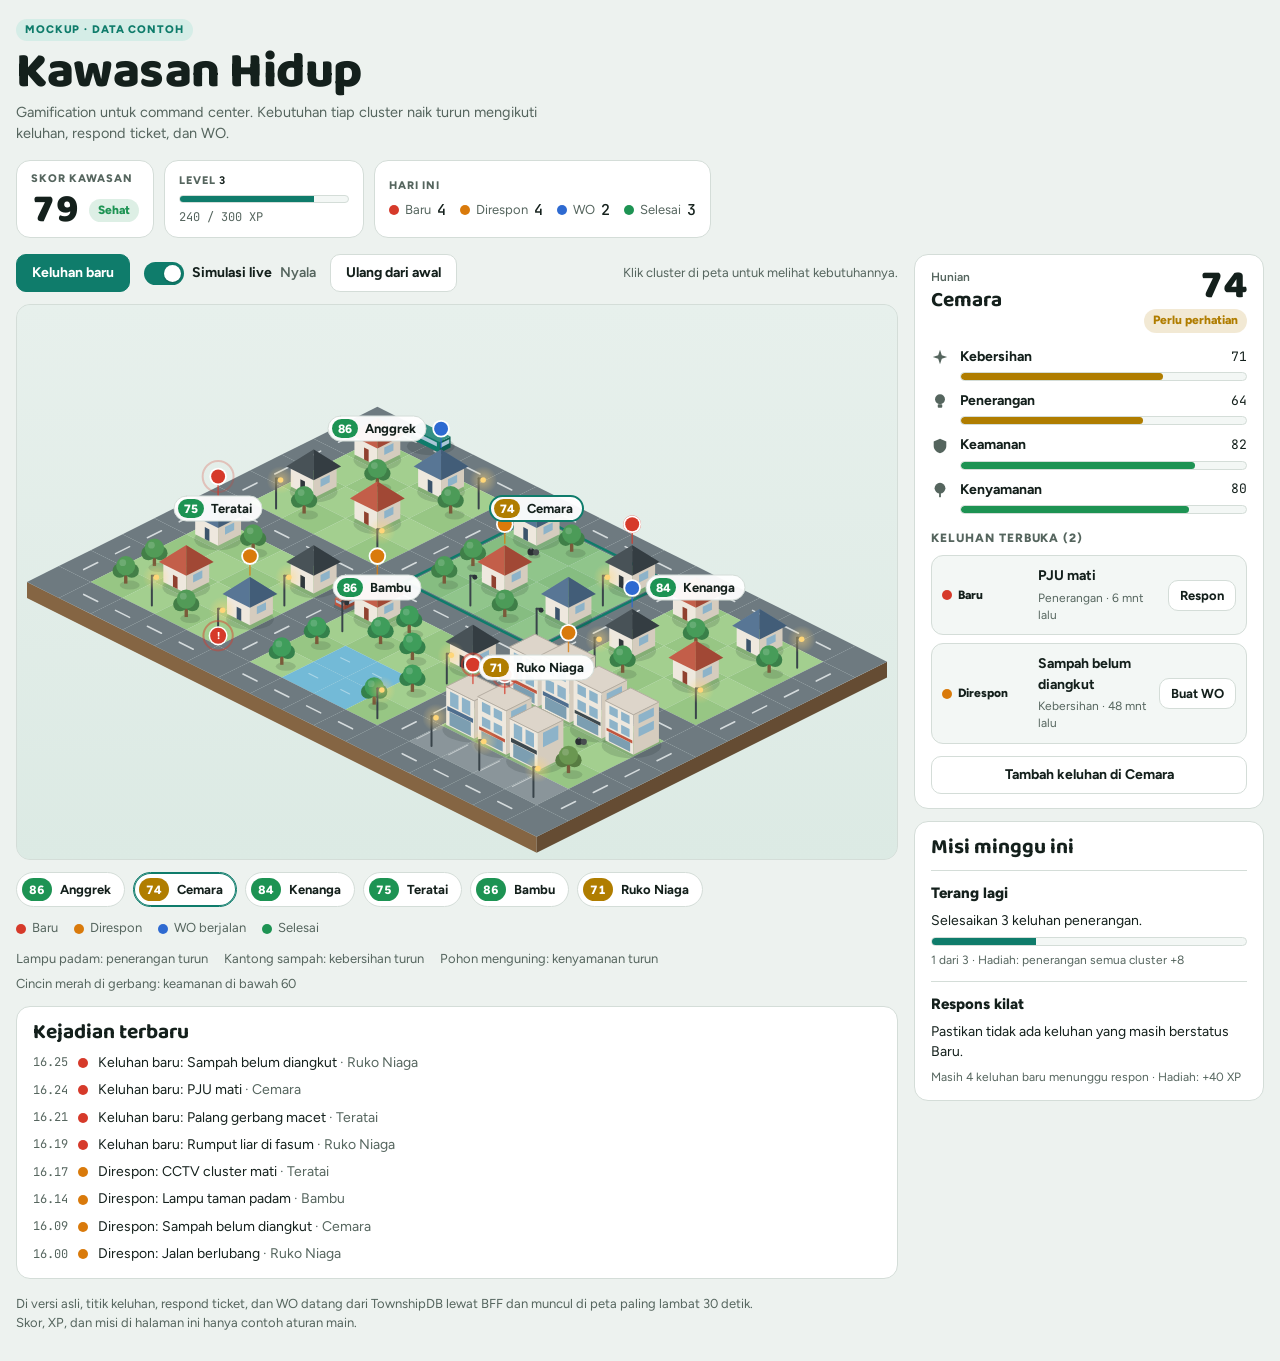
<file: mockup/kawasan-hidup.html>
<!doctype html>
<html lang="id">
<head>
<meta charset="utf-8">
<meta name="viewport" content="width=device-width, initial-scale=1, viewport-fit=cover">
<style>body{margin:0}[hidden]{display:none!important}</style>
</head>
<body>
<title>Kawasan Hidup</title>
<meta name="claude:viewport-fit-sides" content="cover">
<link rel="preconnect" href="https://fonts.googleapis.com">
<link rel="preconnect" href="https://fonts.gstatic.com" crossorigin>
<link rel="stylesheet" href="https://fonts.googleapis.com/css2?family=Baloo+2:wght@600;700;800&family=Figtree:wght@400;500;600;700;800&family=JetBrains+Mono:wght@500&display=swap">
<style>
/* Layout: one-screen command center. The isometric toy town is the hero on the left; the selected cluster's needs and the weekly missions sit in a right rail; the live event feed runs under the town. Stacks to one column under 960px. Dark theme = the same town at night, where street lights matter. */
:root{
  --bg:#EDF2EF; --surface:#FFFFFF; --surface-2:#F3F7F5; --fg:#14201C; --muted:#55655E; --line:#D4DDD8;
  --accent:#0F7C6B; --accent-fg:#FFFFFF; --accent-soft:#D5EDE7;
  --st-baru:#D63A2A; --st-respon:#D97A0B; --st-wo:#2E6AD1; --st-selesai:#1D9353;
  --good:#1D9353; --warn:#B07D00; --crit:#D63A2A;
  --sky:#DCEAE4; --grass:#A3CF8F; --grass-2:#97C684; --soil:#8C6A47; --road:#6E7A80; --road-line:#EEF2F3; --lot:#8A959A;
  --wall-l:#EEE8DE; --wall-r:#D5CCBE; --roof-a:#C0563F; --roof-b:#4F6F8F; --roof-c:#3E494E;
  --window:#8DB3C9; --window-lit:#FFD37A; --tree:#3F9D5B; --tree-dry:#B78D3F; --trunk:#7A5A3A;
  --lamp:#39444A; --lamp-glow:#FFD678; --trash:#2A3033; --water:#73BAD7; --shade:#14201C;
  --night:0;
  --font-display:"Baloo 2","Trebuchet MS",system-ui,sans-serif;
  --font-body:"Figtree",system-ui,-apple-system,"Segoe UI",Roboto,sans-serif;
  --font-mono:"JetBrains Mono",ui-monospace,Menlo,Consolas,monospace;
  --r:14px;
}
@media (prefers-color-scheme: dark){
  :root:not([data-theme="light"]){
    --bg:#0C1614; --surface:#12201C; --surface-2:#172823; --fg:#E2EDE8; --muted:#90A69E; --line:#26392F;
    --accent:#3CC5AC; --accent-fg:#052019; --accent-soft:#163B33;
    --st-baru:#FF6A57; --st-respon:#FFA94A; --st-wo:#72A4FF; --st-selesai:#4BD088;
    --good:#4BD088; --warn:#F2C14E; --crit:#FF6A57;
    --sky:#0A181B; --grass:#24473A; --grass-2:#204135; --soil:#3B2D20; --road:#2A3236; --road-line:#7B888E; --lot:#343D42;
    --wall-l:#5F5D59; --wall-r:#4C4A47; --roof-a:#7E3B2D; --roof-b:#304861; --roof-c:#232B2F;
    --window:#2F4B59; --window-lit:#FFC65A; --tree:#2E6C46; --tree-dry:#6F5B2F; --trunk:#4B3A28;
    --lamp:#9AA7AC; --lamp-glow:#FFC65A; --trash:#07090A; --water:#2A5E77; --shade:#000000;
    --night:1; color-scheme:dark;
  }
}
:root[data-theme="dark"]{
  --bg:#0C1614; --surface:#12201C; --surface-2:#172823; --fg:#E2EDE8; --muted:#90A69E; --line:#26392F;
  --accent:#3CC5AC; --accent-fg:#052019; --accent-soft:#163B33;
  --st-baru:#FF6A57; --st-respon:#FFA94A; --st-wo:#72A4FF; --st-selesai:#4BD088;
  --good:#4BD088; --warn:#F2C14E; --crit:#FF6A57;
  --sky:#0A181B; --grass:#24473A; --grass-2:#204135; --soil:#3B2D20; --road:#2A3236; --road-line:#7B888E; --lot:#343D42;
  --wall-l:#5F5D59; --wall-r:#4C4A47; --roof-a:#7E3B2D; --roof-b:#304861; --roof-c:#232B2F;
  --window:#2F4B59; --window-lit:#FFC65A; --tree:#2E6C46; --tree-dry:#6F5B2F; --trunk:#4B3A28;
  --lamp:#9AA7AC; --lamp-glow:#FFC65A; --trash:#07090A; --water:#2A5E77; --shade:#000000;
  --night:1; color-scheme:dark;
}
*{box-sizing:border-box}
body{background:var(--bg);color:var(--fg);font-family:var(--font-body);font-size:15px;line-height:1.45;
  padding-left:max(16px,env(safe-area-inset-left,0px));padding-right:max(16px,env(safe-area-inset-right,0px));padding-block:18px 28px}
.app{max-width:1260px;margin:0 auto;display:grid;gap:16px}
.top{display:flex;flex-wrap:wrap;align-items:flex-end;justify-content:space-between;gap:16px}
.brand{min-width:0;max-width:560px}
.tag{display:inline-flex;align-items:center;font-size:11px;letter-spacing:.08em;text-transform:uppercase;font-weight:800;color:var(--accent);background:var(--accent-soft);padding:3px 9px;border-radius:999px}
.brand h1{font-family:var(--font-display);font-weight:800;font-size:clamp(34px,4.6vw,50px);line-height:.95;margin:8px 0 6px;letter-spacing:-.01em;text-wrap:balance}
.brand p{margin:0;color:var(--muted);font-size:14.5px}
.summary{display:flex;flex-wrap:wrap;gap:10px}
.stat{background:var(--surface);border:1px solid var(--line);border-radius:var(--r);padding:10px 14px;display:grid;gap:6px;align-content:center;min-width:0}
.lbl{font-size:11px;letter-spacing:.08em;text-transform:uppercase;color:var(--muted);font-weight:800}
.lbl b{color:var(--fg)}
.row{display:flex;align-items:center;gap:10px}
.big{font-family:var(--font-display);font-weight:800;font-size:40px;line-height:.85;font-variant-numeric:tabular-nums}
.xp{width:170px;max-width:100%;height:8px;border-radius:999px;background:var(--surface-2);border:1px solid var(--line);overflow:hidden}
.xp span{display:block;height:100%;background:var(--accent);transition:width .5s ease}
.mono{font-family:var(--font-mono);font-size:12px;color:var(--muted);font-variant-numeric:tabular-nums}
.counts{display:flex;flex-wrap:wrap;gap:6px 14px}
.count{display:inline-flex;align-items:center;gap:6px;font-size:13px;color:var(--muted)}
.count b{font-family:var(--font-mono);font-weight:500;font-size:15px;color:var(--fg);font-variant-numeric:tabular-nums}
.dot{display:inline-block;width:10px;height:10px;border-radius:50%;flex:none}
.d-baru{background:var(--st-baru)} .d-respon{background:var(--st-respon)} .d-wo{background:var(--st-wo)} .d-selesai{background:var(--st-selesai)}
.chip{display:inline-flex;align-items:center;font-size:12px;font-weight:800;padding:3px 9px;border-radius:999px;white-space:nowrap}
.chip.good{color:var(--good);background:color-mix(in srgb,var(--good) 15%,transparent)}
.chip.warn{color:var(--warn);background:color-mix(in srgb,var(--warn) 17%,transparent)}
.chip.crit{color:var(--crit);background:color-mix(in srgb,var(--crit) 15%,transparent)}
.bg-good{background:var(--good)} .bg-warn{background:var(--warn)} .bg-crit{background:var(--crit)}
.main{display:grid;grid-template-columns:minmax(0,1fr) 350px;gap:16px;align-items:start}
.col{display:grid;gap:12px;min-width:0}
.toolbar{display:flex;flex-wrap:wrap;align-items:center;gap:8px 12px}
.btn{font:700 14px/1 var(--font-body);border-radius:10px;padding:11px 15px;border:1px solid var(--line);background:var(--surface);color:var(--fg);cursor:pointer}
.btn:hover{border-color:var(--accent)}
.btn.primary{background:var(--accent);border-color:var(--accent);color:var(--accent-fg)}
.btn.primary:hover{filter:brightness(1.06)}
.btn.small{padding:8px 11px;font-size:13px}
.btn.wide{width:100%}
.switch{display:inline-flex;align-items:center;gap:8px;font:700 14px/1 var(--font-body);background:transparent;border:0;color:var(--fg);cursor:pointer;padding:6px 2px}
.switch .track{width:40px;height:23px;border-radius:999px;background:var(--line);position:relative;transition:background .2s;flex:none}
.switch .track::after{content:"";position:absolute;top:3px;left:3px;width:17px;height:17px;border-radius:50%;background:var(--surface);box-shadow:0 1px 2px rgba(0,0,0,.25);transition:transform .2s}
.switch[aria-checked="true"] .track{background:var(--accent)}
.switch[aria-checked="true"] .track::after{transform:translateX(17px)}
.switch .state{color:var(--muted);font-weight:600}
.hint{color:var(--muted);font-size:13px;margin-left:auto}
.btn:focus-visible,.switch:focus-visible,.chipbtn:focus-visible{outline:3px solid var(--accent);outline-offset:2px}
.stage{position:relative;border-radius:var(--r);overflow:hidden;border:1px solid var(--line);background:var(--sky)}
canvas{display:block;width:100%;touch-action:manipulation}
.tip{position:absolute;pointer-events:none;background:var(--surface);color:var(--fg);border:1px solid var(--line);border-radius:10px;padding:6px 10px;font-size:13px;box-shadow:0 6px 18px rgba(0,0,0,.14);white-space:nowrap}
.chips{display:flex;flex-wrap:wrap;gap:8px}
.chipbtn{display:inline-flex;align-items:center;gap:8px;border:1px solid var(--line);background:var(--surface);color:var(--fg);border-radius:999px;padding:5px 13px 5px 5px;font:700 13px/1 var(--font-body);cursor:pointer}
.chipbtn[aria-pressed="true"]{border-color:var(--accent);box-shadow:inset 0 0 0 1px var(--accent)}
.badge{display:inline-grid;place-items:center;min-width:30px;height:23px;padding:0 6px;border-radius:999px;font:800 12px/1 var(--font-body);font-variant-numeric:tabular-nums;color:var(--surface)}
.legend{display:flex;flex-wrap:wrap;gap:6px 16px;font-size:13px;color:var(--muted)}
.lg{display:inline-flex;align-items:center;gap:6px}
.legend .div{flex-basis:100%;height:0}
.card{background:var(--surface);border:1px solid var(--line);border-radius:var(--r);padding:14px 16px;min-width:0}
.card h2{font-family:var(--font-display);font-weight:700;font-size:21px;line-height:1.05;margin:0}
.card h3{font-size:12px;letter-spacing:.08em;text-transform:uppercase;font-weight:800;color:var(--muted);margin:16px 0 8px}
.chead{display:flex;justify-content:space-between;align-items:flex-start;gap:12px}
.eyebrow{font-size:12px;color:var(--muted);font-weight:600;margin-bottom:2px}
.cscore{display:grid;justify-items:end;gap:6px}
.needs{display:grid;gap:10px;margin-top:14px}
.need{display:grid;grid-template-columns:20px 1fr auto;align-items:center;gap:5px 9px}
.need svg{width:18px;height:18px;color:var(--muted)}
.need .nm{font-weight:700;font-size:14px}
.need .val{font-family:var(--font-mono);font-size:13px;font-variant-numeric:tabular-nums}
.need .bar{grid-column:2/4;height:9px;border-radius:999px;background:var(--surface-2);border:1px solid var(--line);overflow:hidden}
.need .bar span{display:block;height:100%;border-radius:999px;transition:width .5s ease}
.tickets{list-style:none;margin:0 0 12px;padding:0;display:grid;gap:8px}
.ticket{display:grid;grid-template-columns:auto minmax(0,1fr) auto;gap:3px 10px;align-items:center;padding:10px;border:1px solid var(--line);border-radius:12px;background:var(--surface-2)}
.stagechip{grid-row:1/3;grid-column:1;display:inline-flex;align-items:center;gap:6px;font-size:12px;font-weight:800;min-width:86px}
.ticket .what{grid-column:2;grid-row:1;font-weight:700;font-size:14px}
.ticket .meta{grid-column:2;grid-row:2;color:var(--muted);font-size:12px}
.ticket .act{grid-column:3;grid-row:1/3}
.empty{color:var(--muted);font-size:14px;margin:0 0 12px}
.mission{display:grid;gap:6px;padding:12px 0 0;margin-top:12px;border-top:1px solid var(--line)}
.mission .t{font-weight:800}
.mission .d{font-size:14px}
.mission .r{font-size:12px;color:var(--muted)}
.prog{height:9px;border-radius:999px;background:var(--surface-2);border:1px solid var(--line);overflow:hidden}
.prog span{display:block;height:100%;background:var(--accent);transition:width .5s ease}
.done{color:var(--good);font-weight:800;font-size:13px}
.feed ol{list-style:none;margin:10px 0 0;padding:0;display:grid;gap:7px}
.feed li{display:grid;grid-template-columns:auto auto minmax(0,1fr);gap:10px;align-items:center;font-size:14px}
.feed time{font-family:var(--font-mono);font-size:12px;color:var(--muted);font-variant-numeric:tabular-nums}
.feed .cl{color:var(--muted)}
.foot{color:var(--muted);font-size:13px;margin:0;max-width:760px}
.toasts{position:fixed;right:max(16px,env(safe-area-inset-right,0px));bottom:calc(16px + env(safe-area-inset-bottom,0px));display:grid;gap:8px;z-index:20;width:min(340px,calc(100vw - 32px))}
.toast{background:var(--fg);color:var(--bg);border-radius:12px;padding:12px 14px;box-shadow:0 10px 30px rgba(0,0,0,.25);animation:pop .35s ease;font-size:14px}
.toast b{display:block;font-family:var(--font-display);font-size:18px;line-height:1.1;margin-bottom:2px}
@keyframes pop{from{transform:translateY(8px);opacity:0}to{transform:none;opacity:1}}
@media (max-width:960px){.main{grid-template-columns:minmax(0,1fr)}}
@media (max-width:560px){.hint{margin-left:0;flex-basis:100%}.big{font-size:34px}.stat{flex:1 1 140px}}
@media (prefers-reduced-motion: reduce){.toast{animation:none}.need .bar span,.prog span,.xp span,.switch .track,.switch .track::after{transition:none}}
</style>

<div class="app">
  <header class="top">
    <div class="brand">
      <span class="tag">Mockup · data contoh</span>
      <h1>Kawasan Hidup</h1>
      <p>Gamification untuk command center. Kebutuhan tiap cluster naik turun mengikuti keluhan, respond ticket, dan WO.</p>
    </div>
    <div class="summary">
      <div class="stat"><span class="lbl">Skor kawasan</span><div class="row"><span class="big" id="kScore">0</span><span class="chip good" id="kStatus">Sehat</span></div></div>
      <div class="stat"><span class="lbl">Level <b id="lvl">3</b></span><div class="xp"><span id="xpFill"></span></div><span class="mono" id="xpText">0 / 300 XP</span></div>
      <div class="stat"><span class="lbl">Hari ini</span>
        <div class="counts">
          <span class="count"><span class="dot d-baru"></span>Baru <b id="cBaru">0</b></span>
          <span class="count"><span class="dot d-respon"></span>Direspon <b id="cRespon">0</b></span>
          <span class="count"><span class="dot d-wo"></span>WO <b id="cWo">0</b></span>
          <span class="count"><span class="dot d-selesai"></span>Selesai <b id="cDone">0</b></span>
        </div>
      </div>
    </div>
  </header>

  <div class="main">
    <div class="col">
      <div class="toolbar">
        <button type="button" class="btn primary" id="btnNew">Keluhan baru</button>
        <button type="button" class="switch" id="btnDemo" role="switch" aria-checked="true"><span class="track" aria-hidden="true"></span>Simulasi live <span class="state" id="demoState">Nyala</span></button>
        <button type="button" class="btn" id="btnReset">Ulang dari awal</button>
        <span class="hint">Klik cluster di peta untuk melihat kebutuhannya.</span>
      </div>
      <div class="stage" id="stage">
        <canvas id="town" role="img" aria-label="Peta isometrik kawasan contoh dengan enam cluster. Pilih cluster lewat tombol di bawah peta."></canvas>
        <div class="tip" id="tip" hidden></div>
      </div>
      <div class="chips" id="chips" role="group" aria-label="Pilih cluster"></div>
      <div class="legend">
        <span class="lg"><span class="dot d-baru"></span>Baru</span>
        <span class="lg"><span class="dot d-respon"></span>Direspon</span>
        <span class="lg"><span class="dot d-wo"></span>WO berjalan</span>
        <span class="lg"><span class="dot d-selesai"></span>Selesai</span>
        <span class="div"></span>
        <span class="lg">Lampu padam: penerangan turun</span>
        <span class="lg">Kantong sampah: kebersihan turun</span>
        <span class="lg">Pohon menguning: kenyamanan turun</span>
        <span class="lg">Cincin merah di gerbang: keamanan di bawah 60</span>
      </div>
      <section class="card feed"><h2>Kejadian terbaru</h2><ol id="feed"></ol></section>
    </div>
    <aside class="col">
      <section class="card" id="clusterCard"></section>
      <section class="card" id="missions"></section>
    </aside>
  </div>
  <p class="foot">Di versi asli, titik keluhan, respond ticket, dan WO datang dari TownshipDB lewat BFF dan muncul di peta paling lambat 30 detik. Skor, XP, dan misi di halaman ini hanya contoh aturan main.</p>
</div>
<div class="toasts" id="toasts" aria-live="polite"></div>

<script>
(() => {
'use strict';
const RM = window.matchMedia('(prefers-reduced-motion: reduce)').matches;
const NX = 16, NY = 11, TW = 64, TH = 32, HEAD = 96, BASE = 16;
const FONT = '"Figtree", system-ui, -apple-system, "Segoe UI", sans-serif';

const NEEDS = [
  {key:'keb', label:'Kebersihan', icon:'<polygon points="10,2 12,8 18,10 12,12 10,18 8,12 2,10 8,8"/>'},
  {key:'pen', label:'Penerangan', icon:'<circle cx="10" cy="8" r="5.5"/><rect x="7.5" y="13.5" width="5" height="4" rx="1"/>'},
  {key:'kea', label:'Keamanan', icon:'<path d="M10 2 L17 5 V10 C17 14 14 17 10 18 C6 17 3 14 3 10 V5 Z"/>'},
  {key:'ken', label:'Kenyamanan', icon:'<circle cx="10" cy="8" r="6"/><rect x="9" y="12" width="2" height="6"/>'}
];
const NEED_LABEL = Object.fromEntries(NEEDS.map(n => [n.key, n.label]));
const CATS = [
  {key:'pju', label:'PJU mati', need:'pen'},
  {key:'lampu-taman', label:'Lampu taman padam', need:'pen'},
  {key:'sampah', label:'Sampah belum diangkut', need:'keb'},
  {key:'rumput', label:'Rumput liar di fasum', need:'keb'},
  {key:'palang', label:'Palang gerbang macet', need:'kea'},
  {key:'cctv', label:'CCTV cluster mati', need:'kea'},
  {key:'saluran', label:'Saluran mampet', need:'ken'},
  {key:'jalan', label:'Jalan berlubang', need:'ken'},
  {key:'pohon', label:'Dahan pohon patah', need:'ken'}
];
const CAT = Object.fromEntries(CATS.map(c => [c.key, c]));
const ORDER = ['baru', 'respon', 'wo', 'selesai'];
const STAGE_LABEL = {baru:'Baru', respon:'Direspon', wo:'WO berjalan', selesai:'Selesai'};
const NEXT = {baru:'Respon', respon:'Buat WO', wo:'Selesaikan'};
const PEN = {baru:16, respon:11, wo:6};
const STATUS_LABEL = {good:'Sehat', warn:'Perlu perhatian', crit:'Kritis'};

const LAYOUTS = {
  res:  {houses:[[0,0,'a'],[2,0,'b'],[0,2,'c'],[2,2,'a']], trees:[[1.5,1.5],[3.5,1.2],[1.2,3.5]],
         lamps:[[3.78,0.6],[3.78,3.78],[0.6,3.78]], trash:[[1.15,0.55],[0.55,1.6],[2.95,1.35],[1.6,2.95]]},
  res2: {houses:[[0,0,'b'],[3,0,'c'],[1,2,'a'],[3,2,'b']], trees:[[1.6,0.5],[0.5,2.5],[2.6,3.6],[0.6,3.5]],
         lamps:[[3.78,1.7],[3.78,3.78],[1.7,3.78]], trash:[[1.1,1.2],[2.7,0.6],[2.3,2.7],[0.6,1.6]]},
  park: {houses:[[0,0,'a'],[3,0,'c']], water:[[1,2],[2,2],[1,3],[2,3]],
         trees:[[0.5,2.4],[3.5,2.4],[1.6,0.6],[2.5,1.4],[0.6,3.6],[3.3,3.4],[1.5,1.4]],
         lamps:[[3.78,1.6],[3.78,3.78],[0.5,1.6]], trash:[[1.2,1.0],[2.9,1.1],[0.9,1.9],[2.2,0.4]]},
  com:  {shops:[[0,0,46,'a'],[1,0,54,'b'],[2,0,46,'c'],[3,0,40,'a'],[0,2,38,'b'],[1,2,44,'a'],[2,2,38,'c']],
         lot:[[0,3],[1,3],[2,3],[3,3]], trees:[[3.5,2.5]],
         lamps:[[0.5,3.8],[2.0,3.8],[3.7,3.8]], trash:[[0.6,1.5],[1.7,1.6],[2.8,1.4],[3.5,1.8]]}
};
const CL = [
  {id:'anggrek', name:'Anggrek', kind:'Hunian', gx:1, gy:1, lay:'res', base:{keb:88, pen:84, kea:90, ken:86}},
  {id:'cemara', name:'Cemara', kind:'Hunian', gx:6, gy:1, lay:'res2', base:{keb:82, pen:80, kea:82, ken:80}},
  {id:'kenanga', name:'Kenanga', kind:'Hunian', gx:11, gy:1, lay:'res', base:{keb:90, pen:80, kea:84, ken:88}},
  {id:'teratai', name:'Teratai', kind:'Hunian', gx:1, gy:6, lay:'res2', base:{keb:84, pen:86, kea:80, ken:78}},
  {id:'bambu', name:'Bambu', kind:'Hunian dan taman', gx:6, gy:6, lay:'park', base:{keb:86, pen:88, kea:88, ken:92}},
  {id:'niaga', name:'Ruko Niaga', kind:'Komersial', gx:11, gy:6, lay:'com', base:{keb:70, pen:92, kea:84, ken:80}}
];
const TILE = Array.from({length:NY}, (_, y) => Array.from({length:NX}, (_, x) => (x % 5 === 0 || y % 5 === 0) ? 'road' : 'grass'));
CL.forEach(c => {
  const L = LAYOUTS[c.lay];
  c.houses = (L.houses || []).map(([x, y, r]) => ({kind:'house', x:c.gx + x, y:c.gy + y, roof:'roof-' + r}))
    .concat((L.shops || []).map(([x, y, h, r]) => ({kind:'shop', x:c.gx + x, y:c.gy + y, h, roof:'roof-' + r})));
  c.trees = (L.trees || []).map(([x, y]) => ({x:c.gx + x, y:c.gy + y}));
  c.lamps = (L.lamps || []).map(([x, y]) => ({x:c.gx + x, y:c.gy + y}));
  c.trash = (L.trash || []).map(([x, y]) => ({x:c.gx + x, y:c.gy + y}));
  (L.water || []).forEach(([x, y]) => { TILE[c.gy + y][c.gx + x] = 'water'; });
  (L.lot || []).forEach(([x, y]) => { TILE[c.gy + y][c.gx + x] = 'lot'; });
});
const movers = [
  {kind:'bus', color:'accent', speed:0.9, dist:0, path:[[0.5,0.5],[15.5,0.5],[15.5,10.5],[0.5,10.5]]},
  {kind:'car', color:'roof-a', speed:1.3, dist:4, path:[[5.5,0.5],[5.5,10.5],[10.5,10.5],[10.5,0.5]]},
  {kind:'car', color:'roof-b', speed:1.15, dist:11, path:[[0.5,5.5],[15.5,5.5],[15.5,10.5],[0.5,10.5]]}
].map(m => {
  const segs = m.path.map((a, i) => {
    const b = m.path[(i + 1) % m.path.length];
    return {a, b, dx:Math.sign(b[0] - a[0]), dy:Math.sign(b[1] - a[1]), len:Math.abs(b[0] - a[0]) + Math.abs(b[1] - a[1])};
  });
  return Object.assign({}, m, {segs, len:segs.reduce((acc, g) => acc + g.len, 0)});
});

/* ---------- state ---------- */
let state;
function seed(){
  const now = Date.now();
  state = {tickets:[], seq:1, xp:240, level:3, boost:{}, m:{terang:{done:false, count:1}, kilat:{done:false}},
           feed:[], selected:'cemara', demo:!RM, doneToday:3};
  const S = [['anggrek','pohon','wo',200,1],['kenanga','saluran','wo',130,2],['niaga','jalan','respon',75,1],
             ['cemara','sampah','respon',48,2],['bambu','lampu-taman','respon',35,0],['teratai','cctv','respon',26,3],
             ['niaga','rumput','baru',20,4],['teratai','palang','baru',14,0],['cemara','pju','baru',6,1],['niaga','sampah','baru',3,5]];
  S.forEach(([c, cat, stage, ago, house]) => {
    state.tickets.push({id:state.seq++, c, cat, stage, created:now - ago * 60000, updated:now - Math.round(ago * 0.35) * 60000, house});
  });
  const verb = {baru:'Keluhan baru', respon:'Direspon', wo:'WO dibuat'};
  state.feed = state.tickets.map(t => ({at:t.updated, stage:t.stage, text:verb[t.stage] + ': ' + CAT[t.cat].label, c:t.c}))
    .concat([{at:now - 52 * 60000, stage:'selesai', text:'Selesai: Lampu taman padam', c:'kenanga'}])
    .sort((a, b) => b.at - a.at).slice(0, 8);
}

const clamp = (v, a, b) => Math.max(a, Math.min(b, v));
const byId = id => CL.find(c => c.id === id);
function needs(c){
  const v = {};
  NEEDS.forEach(n => { v[n.key] = c.base[n.key] + (state.boost[n.key] || 0); });
  for (const t of state.tickets) if (t.c === c.id && t.stage !== 'selesai') v[CAT[t.cat].need] -= PEN[t.stage];
  NEEDS.forEach(n => { v[n.key] = clamp(Math.round(v[n.key]), 4, 100); });
  return v;
}
const score = c => { const v = needs(c); return Math.round((v.keb + v.pen + v.kea + v.ken) / 4); };
const kawasan = () => Math.round(CL.reduce((acc, c) => acc + score(c), 0) / CL.length);
const statusOf = v => v >= 75 ? 'good' : v >= 50 ? 'warn' : 'crit';
const litCount = pen => pen >= 80 ? 3 : pen >= 65 ? 2 : pen >= 45 ? 1 : 0;
const trashCount = keb => keb >= 80 ? 0 : keb >= 66 ? 1 : keb >= 52 ? 2 : keb >= 38 ? 3 : 4;

function pushFeed(stage, text, c){ state.feed.unshift({at:Date.now(), stage, text, c}); state.feed = state.feed.slice(0, 8); }
function addTicket(cId, catKey){
  const c = byId(cId), now = Date.now();
  state.tickets.push({id:state.seq++, c:cId, cat:catKey, stage:'baru', created:now, updated:now, house:Math.floor(Math.random() * c.houses.length)});
  if (state.m.kilat.done === false) {} /* mission re-check happens on respond */
  pushFeed('baru', 'Keluhan baru: ' + CAT[catKey].label, cId);
}
function gainXP(n){
  state.xp += n;
  while (state.xp >= 100 * state.level){
    state.xp -= 100 * state.level; state.level++;
    toast('Naik ke level ' + state.level, 'Kawasan makin hidup. Pertahankan respon cepat.');
  }
}
function checkKilat(){
  if (!state.m.kilat.done && !state.tickets.some(t => t.stage === 'baru')){
    state.m.kilat.done = true; gainXP(40);
    toast('Misi selesai: Respons kilat', 'Tidak ada keluhan baru yang menunggu. +40 XP.');
  }
}
function advance(id){
  const t = state.tickets.find(x => x.id === id);
  if (!t || t.stage === 'selesai') return;
  const next = ORDER[ORDER.indexOf(t.stage) + 1], cat = CAT[t.cat], now = Date.now();
  t.stage = next; t.updated = now;
  if (next === 'respon') pushFeed('respon', 'Direspon: ' + cat.label, t.c);
  else if (next === 'wo') pushFeed('wo', 'WO dibuat: ' + cat.label, t.c);
  else {
    t.doneAt = now; state.doneToday++;
    const fast = now - t.created < 45 * 60000;
    pushFeed('selesai', 'Selesai: ' + cat.label + (fast ? ' (cepat, +10 XP)' : ''), t.c);
    gainXP(30 + (fast ? 10 : 0));
    if (cat.need === 'pen' && !state.m.terang.done){
      state.m.terang.count++;
      if (state.m.terang.count >= 3){
        state.m.terang.done = true; state.boost.pen = (state.boost.pen || 0) + 8;
        toast('Misi selesai: Terang lagi', 'Penerangan di semua cluster naik 8 poin.');
      }
    }
    if (RM) setTimeout(() => { purge(); requestDraw(); }, 2800);
  }
  checkKilat(); renderUI(); requestDraw();
}
function purge(){
  const now = Date.now();
  state.tickets = state.tickets.filter(t => !(t.stage === 'selesai' && now - t.doneAt > 2700));
}
function demoTick(){
  if (!state.demo) return;
  const open = state.tickets.filter(t => t.stage !== 'selesai');
  if (open.length < 5 || (Math.random() < 0.4 && open.length < 14)){
    const c = CL[Math.floor(Math.random() * CL.length)], cat = CATS[Math.floor(Math.random() * CATS.length)];
    addTicket(c.id, cat.key); renderUI(); requestDraw();
  } else {
    const sorted = open.slice().sort((a, b) => a.updated - b.updated);
    advance(sorted[Math.floor(Math.random() * Math.min(3, sorted.length))].id);
  }
}

/* ---------- canvas ---------- */
const $ = id => document.getElementById(id);
const cv = $('town'), ctx = cv.getContext('2d'), stage = $('stage'), tip = $('tip');
let W = 0, H = 0, DPR = 1, s = 1, ox = 0, oy = 0, night = false, hover = null, labelRects = [];
const T = {};
const TOKENS = ['sky','grass','grass-2','soil','road','road-line','lot','wall-l','wall-r','roof-a','roof-b','roof-c','window','window-lit',
  'tree','tree-dry','trunk','lamp','lamp-glow','trash','water','shade','accent','surface','fg','line','st-baru','st-respon','st-wo','st-selesai','good','warn','crit'];
function readTokens(){
  const cs = getComputedStyle(document.documentElement);
  TOKENS.forEach(k => { T[k] = cs.getPropertyValue('--' + k).trim() || '#888888'; });
  night = cs.getPropertyValue('--night').trim() === '1';
  requestDraw();
}
function rgb(h){
  h = String(h).trim(); if (h[0] === '#') h = h.slice(1);
  if (h.length === 3) h = h.split('').map(ch => ch + ch).join('');
  const n = parseInt(h, 16); return [(n >> 16) & 255, (n >> 8) & 255, n & 255];
}
function mixDark(a, b, t, d){ const A = rgb(a), B = rgb(b); return 'rgb(' + [0,1,2].map(i => Math.round((A[i] + (B[i] - A[i]) * t) * (1 - d))).join(',') + ')'; }
function mixTo(a, b, t){ const A = rgb(a), B = rgb(b); return 'rgb(' + [0,1,2].map(i => Math.round(A[i] + (B[i] - A[i]) * t)).join(',') + ')'; }
const darken = (h, t) => mixTo(h, '#000000', t), lighten = (h, t) => mixTo(h, '#ffffff', t);
function alpha(h, a){ const [r, g, b] = rgb(h); return 'rgba(' + r + ',' + g + ',' + b + ',' + a + ')'; }

function layout(){
  const w = stage.clientWidth; if (!w) return;
  const mapW = (NX + NY) * TW / 2, mapH = (NX + NY) * TH / 2 + HEAD + BASE;
  W = w; H = Math.round(clamp(w * mapH / mapW, 240, 640));
  s = Math.min((W - 20) / mapW, (H - 12) / mapH);
  ox = (W - mapW * s) / 2 + NY * TW / 2 * s; oy = (H - mapH * s) / 2 + HEAD * s;
  DPR = Math.min(2, window.devicePixelRatio || 1);
  cv.width = Math.round(W * DPR); cv.height = Math.round(H * DPR); cv.style.height = H + 'px';
  requestDraw();
}
const iso = (x, y) => [(x - y) * TW / 2 * s + ox, (x + y) * TH / 2 * s + oy];
const up = (p, h) => [p[0], p[1] - h];
function poly(pts, fill, stroke){
  ctx.beginPath(); ctx.moveTo(pts[0][0], pts[0][1]);
  for (let i = 1; i < pts.length; i++) ctx.lineTo(pts[i][0], pts[i][1]);
  ctx.closePath();
  if (fill){ ctx.fillStyle = fill; ctx.fill(); }
  if (stroke){ ctx.strokeStyle = stroke; ctx.stroke(); }
}
function line(a, b){ ctx.beginPath(); ctx.moveTo(a[0], a[1]); ctx.lineTo(b[0], b[1]); ctx.stroke(); }
function circle(x, y, r, fill){ ctx.beginPath(); ctx.arc(x, y, r, 0, Math.PI * 2); ctx.fillStyle = fill; ctx.fill(); }
function ell(x, y, rx, ry, fill){ ctx.beginPath(); ctx.ellipse(x, y, rx, ry, 0, 0, Math.PI * 2); ctx.fillStyle = fill; ctx.fill(); }
function rr(x, y, w, h, r){
  ctx.beginPath(); ctx.moveTo(x + r, y); ctx.arcTo(x + w, y, x + w, y + h, r); ctx.arcTo(x + w, y + h, x, y + h, r);
  ctx.arcTo(x, y + h, x, y, r); ctx.arcTo(x, y, x + w, y, r); ctx.closePath();
}
function face(a, b, hh, t0, t1, v0, v1, fill){
  const P = (t, v) => [a[0] + (b[0] - a[0]) * t, a[1] + (b[1] - a[1]) * t - hh * v];
  poly([P(t0, v0), P(t1, v0), P(t1, v1), P(t0, v1)], fill);
}
function star(x, y, r, fill){
  ctx.beginPath(); ctx.moveTo(x, y - r); ctx.lineTo(x + r * .3, y - r * .3); ctx.lineTo(x + r, y); ctx.lineTo(x + r * .3, y + r * .3);
  ctx.lineTo(x, y + r); ctx.lineTo(x - r * .3, y + r * .3); ctx.lineTo(x - r, y); ctx.lineTo(x - r * .3, y - r * .3); ctx.closePath();
  ctx.fillStyle = fill; ctx.fill();
}

function drawBase(){
  const L = iso(0, NY), B = iso(NX, NY), R = iso(NX, 0), d = BASE * s;
  poly([L, B, up(B, -d), up(L, -d)], darken(T.soil, 0.05));
  poly([B, R, up(R, -d), up(B, -d)], darken(T.soil, 0.28));
}
function drawGround(){
  for (let y = 0; y < NY; y++) for (let x = 0; x < NX; x++){
    const t = TILE[y][x];
    const f = t === 'road' ? T.road : t === 'water' ? T.water : t === 'lot' ? T.lot : ((x + y) & 1 ? T.grass : T['grass-2']);
    poly([iso(x, y), iso(x + 1, y), iso(x + 1, y + 1), iso(x, y + 1)], f);
  }
  ctx.lineCap = 'round';
  ctx.strokeStyle = alpha(T['road-line'], 0.8); ctx.lineWidth = Math.max(1, 1.6 * s);
  for (let y = 0; y < NY; y++) for (let x = 0; x < NX; x++){
    if (TILE[y][x] !== 'road') continue;
    const vx = x % 5 === 0, hy = y % 5 === 0;
    if (vx && hy) continue;
    if (vx) line(iso(x + 0.5, y + 0.28), iso(x + 0.5, y + 0.72)); else line(iso(x + 0.28, y + 0.5), iso(x + 0.72, y + 0.5));
  }
  ctx.strokeStyle = alpha(T['road-line'], 0.55); ctx.lineWidth = Math.max(1, 1.1 * s);
  for (let y = 0; y < NY; y++) for (let x = 0; x < NX; x++){
    if (TILE[y][x] === 'lot') line(iso(x + 0.04, y + 0.2), iso(x + 0.04, y + 0.8));
    if (TILE[y][x] === 'water'){ ctx.strokeStyle = alpha('#ffffff', night ? 0.12 : 0.4); line(iso(x + 0.3, y + 0.45), iso(x + 0.58, y + 0.45)); ctx.strokeStyle = alpha(T['road-line'], 0.55); }
  }
}
function blockPath(c, pad){ return [iso(c.gx - pad, c.gy - pad), iso(c.gx + 4 + pad, c.gy - pad), iso(c.gx + 4 + pad, c.gy + 4 + pad), iso(c.gx - pad, c.gy + 4 + pad)]; }
function drawHighlights(){
  if (hover && hover !== state.selected){ ctx.lineWidth = 1.5; poly(blockPath(byId(hover), 0.05), alpha(T.accent, 0.06), alpha(T.accent, 0.55)); }
  const sel = byId(state.selected);
  if (sel){ ctx.lineWidth = 2.5; poly(blockPath(sel, 0.08), alpha(T.accent, 0.12), T.accent); }
}
function drawPools(){
  if (!night) return;
  for (const c of CL){
    const on = litCount(needs(c).pen);
    c.lamps.forEach((l, i) => {
      if (i >= on) return;
      const [x, y] = iso(l.x, l.y), r = 36 * s;
      const g = ctx.createRadialGradient(x, y, 0, x, y, r);
      g.addColorStop(0, alpha(T['lamp-glow'], 0.3)); g.addColorStop(1, alpha(T['lamp-glow'], 0));
      ctx.fillStyle = g; ctx.beginPath(); ctx.ellipse(x, y, r, r / 2, 0, 0, Math.PI * 2); ctx.fill();
    });
  }
}
function drawHouse(h){
  const x = h.x + 0.14, y = h.y + 0.14, w = 0.72, hh = 20 * s;
  const p1 = iso(x, y), p2 = iso(x + w, y), p3 = iso(x + w, y + w), p4 = iso(x, y + w);
  const g = iso(h.x + 0.66, h.y + 0.66); ell(g[0], g[1], 24 * s, 11 * s, alpha(T.shade, night ? 0.32 : 0.14));
  poly([p4, p3, up(p3, hh), up(p4, hh)], T['wall-l']);
  poly([p3, p2, up(p2, hh), up(p3, hh)], T['wall-r']);
  face(p4, p3, hh, 0.42, 0.62, 0, 0.6, darken(T[h.roof], 0.25));
  face(p3, p2, hh, 0.3, 0.7, 0.38, 0.76, night ? T['window-lit'] : T.window);
  const ro = 0.07, q1 = up(iso(x - ro, y - ro), hh), q2 = up(iso(x + w + ro, y - ro), hh), q3 = up(iso(x + w + ro, y + w + ro), hh), q4 = up(iso(x - ro, y + w + ro), hh);
  const c = iso(x + w / 2, y + w / 2), apex = [c[0], c[1] - hh - 17 * s], rc = T[h.roof];
  poly([q1, q2, apex], lighten(rc, 0.1)); poly([q4, q1, apex], lighten(rc, 0.18));
  poly([q4, q3, apex], lighten(rc, 0.05)); poly([q3, q2, apex], darken(rc, 0.16));
  h.apex = apex;
}
function drawShop(h){
  const x = h.x + 0.06, y = h.y + 0.1, w = 0.88, d = 0.8, hh = h.h * s;
  const p1 = iso(x, y), p2 = iso(x + w, y), p3 = iso(x + w, y + d), p4 = iso(x, y + d);
  const g = iso(h.x + 0.62, h.y + 0.64); ell(g[0], g[1], 30 * s, 13 * s, alpha(T.shade, night ? 0.32 : 0.14));
  poly([p4, p3, up(p3, hh), up(p4, hh)], T['wall-l']);
  poly([p3, p2, up(p2, hh), up(p3, hh)], T['wall-r']);
  ctx.lineWidth = Math.max(1, s);
  poly([up(p1, hh), up(p2, hh), up(p3, hh), up(p4, hh)], lighten(T['wall-r'], 0.18), darken(T['wall-r'], 0.15));
  const lit = night ? T['window-lit'] : T.window, floors = Math.max(2, Math.round(h.h / 16)), gf = 1 / floors;
  for (let f = 1; f < floors; f++){
    const v0 = f / floors + 0.05, v1 = (f + 1) / floors - 0.07;
    face(p4, p3, hh, 0.14, 0.44, v0, v1, lit); face(p4, p3, hh, 0.56, 0.86, v0, v1, lit); face(p3, p2, hh, 0.2, 0.8, v0, v1, lit);
  }
  face(p4, p3, hh, 0.12, 0.88, 0.03, gf * 0.78, night ? lighten(T['window-lit'], 0.1) : darken(T.window, 0.12));
  face(p4, p3, hh, 0.04, 0.96, gf * 0.8, gf * 1.02, T[h.roof]);
  h.apex = [(p1[0] + p3[0]) / 2, (p1[1] + p3[1]) / 2 - hh - 2 * s];
}
function drawTree(t, dry){
  const [x, y] = iso(t.x, t.y), k = s;
  ell(x + 4 * k, y + 1.5 * k, 10 * k, 4.5 * k, alpha(T.shade, night ? 0.3 : 0.14));
  ctx.fillStyle = T.trunk; ctx.fillRect(x - 1.7 * k, y - 10 * k, 3.4 * k, 10 * k);
  const c1 = mixDark(T.tree, T['tree-dry'], dry, 0), c2 = mixDark(T.tree, T['tree-dry'], dry, 0.18);
  circle(x - 6 * k, y - 13 * k, 7.2 * k, c2); circle(x + 6 * k, y - 13 * k, 7.2 * k, c2); circle(x, y - 18 * k, 9.6 * k, c1);
  circle(x - 3 * k, y - 21 * k, 3.4 * k, alpha('#ffffff', night ? 0.05 : 0.16));
}
function drawLamp(l, on){
  const [x, y] = iso(l.x, l.y), k = s, top = y - 30 * k, hx = x + 4.5 * k, hy = top + 1.5 * k;
  ctx.strokeStyle = T.lamp; ctx.lineWidth = Math.max(1, 2 * k); ctx.lineCap = 'round';
  line([x, y], [x, top]); line([x, top], [hx, top]);
  if (on){
    const r = (night ? 28 : 14) * k, g = ctx.createRadialGradient(hx, hy, 0, hx, hy, r);
    g.addColorStop(0, alpha(T['lamp-glow'], night ? 0.8 : 0.5)); g.addColorStop(1, alpha(T['lamp-glow'], 0));
    ctx.fillStyle = g; ctx.beginPath(); ctx.arc(hx, hy, r, 0, Math.PI * 2); ctx.fill();
    circle(hx, hy, 2.8 * k, T['lamp-glow']);
  } else circle(hx, hy, 2.5 * k, darken(T.lamp, 0.25));
}
function drawTrash(t){
  const [x, y] = iso(t.x, t.y), k = s;
  ell(x + k, y + k, 6 * k, 2.6 * k, alpha(T.shade, 0.18));
  circle(x - 2.4 * k, y - 3 * k, 3.6 * k, T.trash); circle(x + 2.6 * k, y - 2.6 * k, 3.1 * k, lighten(T.trash, 0.14));
  circle(x - 2.4 * k, y - 6.4 * k, 1.1 * k, lighten(T.trash, 0.35));
}
function moverPos(m){
  let d = m.dist % m.len; if (d < 0) d += m.len;
  for (const g of m.segs){
    if (d <= g.len){ const t = g.len ? d / g.len : 0; return {x:g.a[0] + (g.b[0] - g.a[0]) * t, y:g.a[1] + (g.b[1] - g.a[1]) * t, dx:g.dx, dy:g.dy}; }
    d -= g.len;
  }
  const g = m.segs[0]; return {x:g.a[0], y:g.a[1], dx:g.dx, dy:g.dy};
}
function drawVehicle(m, p){
  const bus = m.kind === 'bus', along = p.dx !== 0, len = bus ? 0.9 : 0.5, wid = bus ? 0.34 : 0.3;
  const w = along ? len : wid, d = along ? wid : len, cx = p.x + p.dy * 0.2, cy = p.y - p.dx * 0.2;
  const x = cx - w / 2, y = cy - d / 2, hh = (bus ? 11 : 7) * s, col = T[m.color];
  const p1 = iso(x, y), p2 = iso(x + w, y), p3 = iso(x + w, y + d), p4 = iso(x, y + d);
  const g = iso(cx + 0.1, cy + 0.1); ell(g[0], g[1], (bus ? 24 : 14) * s, (bus ? 9 : 6) * s, alpha(T.shade, night ? 0.3 : 0.16));
  poly([p4, p3, up(p3, hh), up(p4, hh)], col);
  poly([p3, p2, up(p2, hh), up(p3, hh)], darken(col, 0.22));
  poly([up(p1, hh), up(p2, hh), up(p3, hh), up(p4, hh)], lighten(col, 0.16));
  const win = night ? T['window-lit'] : lighten(T.window, 0.25);
  face(p4, p3, hh, 0.1, 0.9, 0.45, 0.82, win); face(p3, p2, hh, 0.12, 0.88, 0.45, 0.82, win);
}
function drawObjects(){
  const list = [];
  for (const c of CL){
    const v = needs(c), dry = clamp((85 - v.ken) / 45, 0, 1), on = litCount(v.pen), tn = trashCount(v.keb);
    c.houses.forEach(h => list.push({d:h.x + h.y + 1, fn:() => (h.kind === 'shop' ? drawShop(h) : drawHouse(h))}));
    c.trees.forEach(t => list.push({d:t.x + t.y, fn:() => drawTree(t, dry)}));
    c.lamps.forEach((l, i) => list.push({d:l.x + l.y, fn:() => drawLamp(l, i < on)}));
    c.trash.slice(0, tn).forEach(t => list.push({d:t.x + t.y, fn:() => drawTrash(t)}));
  }
  movers.forEach(m => { const p = moverPos(m); list.push({d:p.x + p.y, fn:() => drawVehicle(m, p)}); });
  list.sort((a, b) => a.d - b.d).forEach(o => o.fn());
}
function drawSecurity(now){
  for (const c of CL){
    if (needs(c).kea >= 60) continue;
    const g = iso(c.gx + 4, c.gy + 4), x = g[0], y = g[1] - 10 * s, R = Math.max(6, 8 * s), ph = RM ? 0.4 : ((now / 1300) % 1);
    ctx.strokeStyle = alpha(T.crit, (1 - ph) * 0.9); ctx.lineWidth = 2;
    ctx.beginPath(); ctx.arc(x, y, R + ph * 14 * Math.max(s, 0.6), 0, Math.PI * 2); ctx.stroke();
    circle(x, y, R + 1.5, T.surface); circle(x, y, R, T.crit);
    ctx.fillStyle = T.surface; ctx.font = '800 ' + Math.round(R * 1.3) + 'px ' + FONT; ctx.textAlign = 'center'; ctx.textBaseline = 'middle';
    ctx.fillText('!', x, y + 0.5);
  }
}
function drawPins(now, ms){
  const groups = new Map();
  for (const t of state.tickets){
    if (t.stage === 'selesai' && ms - t.doneAt > 2600) continue;
    const c = byId(t.c), key = t.c + ':' + (t.house % c.houses.length);
    if (!groups.has(key)) groups.set(key, []);
    groups.get(key).push(t);
  }
  const r = Math.max(4.5, 7 * s);
  for (const list of groups.values()){
    const c = byId(list[0].c), h = c.houses[list[0].house % c.houses.length];
    if (!h || !h.apex) continue;
    list.forEach((t, i) => {
      const off = (i - (list.length - 1) / 2) * (2 * r + 4), col = T['st-' + t.stage];
      let x = h.apex[0] + off, y = h.apex[1] - 14 * s - r, a = 1, pr = 0;
      if (t.stage === 'selesai'){ pr = clamp((ms - t.doneAt) / 2600, 0, 1); y -= pr * 16 * s; a = 1 - pr * pr; }
      ctx.globalAlpha = a;
      ctx.strokeStyle = alpha(col, 0.8); ctx.lineWidth = Math.max(1, 1.4 * s); line([x, y + r], [h.apex[0], h.apex[1] - 2 * s]);
      if (t.stage === 'baru'){
        const ph = RM ? 0.35 : ((now / 1100 + t.id * 0.37) % 1);
        ctx.strokeStyle = alpha(col, (1 - ph) * 0.85); ctx.lineWidth = 2;
        ctx.beginPath(); ctx.arc(x, y, r + ph * 12 * Math.max(s, 0.6), 0, Math.PI * 2); ctx.stroke();
      }
      circle(x, y, r + 1.8, T.surface); circle(x, y, r, col);
      if (t.stage === 'selesai'){
        ctx.strokeStyle = T.surface; ctx.lineWidth = Math.max(1.5, 1.8 * s);
        ctx.beginPath(); ctx.moveTo(x - r * 0.45, y); ctx.lineTo(x - r * 0.1, y + r * 0.38); ctx.lineTo(x + r * 0.5, y - r * 0.4); ctx.stroke();
        for (let j = 0; j < 4; j++){
          const ang = j * Math.PI / 2 + pr * 2, rad = r + 6 + pr * 14 * Math.max(s, 0.6);
          star(x + Math.cos(ang) * rad, y + Math.sin(ang) * rad, 2.5 + 1.5 * (1 - pr), T['st-selesai']);
        }
      }
      ctx.globalAlpha = 1;
    });
  }
}
function drawLabels(){
  labelRects = [];
  const px = clamp(Math.round(15 * s), 11, 13);
  for (const c of CL){
    const sc = score(c), st = statusOf(sc), [cx, cy] = iso(c.gx + 2, c.gy + 2), y = cy - 66 * s - 8;
    ctx.font = '700 ' + px + 'px ' + FONT;
    const tw = ctx.measureText(c.name).width, bh = px + 12, bw = px + 13, padL = 4, gap = 7, padR = 10;
    const w = padL + bw + gap + tw + padR, x0 = Math.round(cx - w / 2), y0 = Math.round(y - bh / 2), sel = c.id === state.selected;
    rr(x0, y0, w, bh, bh / 2); ctx.fillStyle = alpha(T.surface, 0.95); ctx.fill();
    ctx.lineWidth = sel ? 2 : 1; ctx.strokeStyle = sel ? T.accent : T.line; ctx.stroke();
    rr(x0 + padL, y0 + 3, bw, bh - 6, (bh - 6) / 2); ctx.fillStyle = T[st]; ctx.fill();
    ctx.textAlign = 'center'; ctx.textBaseline = 'middle';
    ctx.fillStyle = T.surface; ctx.font = '800 ' + (px - 1) + 'px ' + FONT; ctx.fillText(String(sc), x0 + padL + bw / 2, y0 + bh / 2 + 0.5);
    ctx.textAlign = 'left'; ctx.fillStyle = T.fg; ctx.font = '700 ' + px + 'px ' + FONT; ctx.fillText(c.name, x0 + padL + bw + gap, y0 + bh / 2 + 0.5);
    labelRects.push({id:c.id, x0, y0, w, h:bh});
  }
}
function draw(now){
  if (!W) return;
  const ms = Date.now();
  ctx.setTransform(DPR, 0, 0, DPR, 0, 0); ctx.clearRect(0, 0, W, H);
  const g = ctx.createLinearGradient(0, 0, 0, H);
  g.addColorStop(0, lighten(T.sky, night ? 0.03 : 0.3)); g.addColorStop(1, T.sky);
  ctx.fillStyle = g; ctx.fillRect(0, 0, W, H);
  drawBase(); drawGround(); drawHighlights(); drawPools(); drawObjects(); drawSecurity(now); drawPins(now, ms); drawLabels();
}
let pending = false;
function requestDraw(){
  if (!RM || pending) return;
  pending = true; requestAnimationFrame(t => { pending = false; draw(t); });
}
let last = performance.now();
function loop(now){
  const dt = Math.min(0.05, (now - last) / 1000); last = now;
  movers.forEach(m => { m.dist += m.speed * dt; });
  purge(); draw(now); requestAnimationFrame(loop);
}

/* ---------- interaction ---------- */
function localXY(e){ const r = cv.getBoundingClientRect(); return [e.clientX - r.left, e.clientY - r.top]; }
function pick(mx, my){
  for (const L of labelRects) if (mx >= L.x0 && mx <= L.x0 + L.w && my >= L.y0 && my <= L.y0 + L.h) return L.id;
  const a = (mx - ox) / (TW / 2 * s), b = (my - oy) / (TH / 2 * s), gx = (a + b) / 2, gy = (b - a) / 2;
  const c = CL.find(k => gx >= k.gx && gx < k.gx + 4 && gy >= k.gy && gy < k.gy + 4);
  return c ? c.id : null;
}
cv.addEventListener('pointermove', e => {
  const [mx, my] = localXY(e), id = pick(mx, my);
  hover = id; cv.style.cursor = id ? 'pointer' : 'default';
  if (id && e.pointerType === 'mouse'){
    const c = byId(id), sc = score(c);
    tip.hidden = false; tip.innerHTML = '<b>' + esc(c.name) + '</b> · skor ' + sc + ' · ' + STATUS_LABEL[statusOf(sc)];
    let x = mx + 14; const tw = tip.offsetWidth; if (x + tw > W - 8) x = mx - tw - 14;
    tip.style.left = Math.max(8, x) + 'px'; tip.style.top = Math.max(8, Math.min(H - 40, my + 14)) + 'px';
  } else tip.hidden = true;
  requestDraw();
});
cv.addEventListener('pointerleave', () => { hover = null; tip.hidden = true; requestDraw(); });
cv.addEventListener('click', e => {
  const [mx, my] = localXY(e), id = pick(mx, my);
  if (id){ state.selected = id; renderUI(); requestDraw(); }
});
document.addEventListener('click', e => {
  const el = e.target.closest('[data-adv],[data-add],[data-sel]');
  if (!el) return;
  if (el.dataset.adv){ advance(Number(el.dataset.adv)); }
  else if (el.dataset.add){ addTicket(el.dataset.add, CATS[Math.floor(Math.random() * CATS.length)].key); renderUI(); requestDraw(); }
  else if (el.dataset.sel){ state.selected = el.dataset.sel; renderUI(); requestDraw(); }
});
$('btnNew').addEventListener('click', () => {
  const c = CL[Math.floor(Math.random() * CL.length)];
  addTicket(c.id, CATS[Math.floor(Math.random() * CATS.length)].key); renderUI(); requestDraw();
});
$('btnDemo').addEventListener('click', () => { state.demo = !state.demo; renderUI(); });
$('btnReset').addEventListener('click', () => { seed(); renderUI(); requestDraw(); });

/* ---------- UI ---------- */
function esc(v){ return String(v).replace(/[&<>"']/g, ch => ({'&':'&amp;', '<':'&lt;', '>':'&gt;', '"':'&quot;', "'":'&#39;'}[ch])); }
function ago(ms){
  const m = Math.floor((Date.now() - ms) / 60000);
  if (m < 1) return 'baru saja';
  if (m < 60) return m + ' mnt lalu';
  return Math.floor(m / 60) + ' j ' + (m % 60) + ' mnt lalu';
}
const hhmm = ms => new Date(ms).toLocaleTimeString('id-ID', {hour:'2-digit', minute:'2-digit'});
function renderUI(){
  const k = kawasan(), ks = statusOf(k);
  $('kScore').textContent = k;
  const kst = $('kStatus'); kst.className = 'chip ' + ks; kst.textContent = STATUS_LABEL[ks];
  const max = 100 * state.level;
  $('lvl').textContent = state.level; $('xpFill').style.width = Math.round(state.xp / max * 100) + '%'; $('xpText').textContent = state.xp + ' / ' + max + ' XP';
  const open = state.tickets.filter(t => t.stage !== 'selesai');
  $('cBaru').textContent = open.filter(t => t.stage === 'baru').length;
  $('cRespon').textContent = open.filter(t => t.stage === 'respon').length;
  $('cWo').textContent = open.filter(t => t.stage === 'wo').length;
  $('cDone').textContent = state.doneToday;

  $('chips').innerHTML = CL.map(c => {
    const sc = score(c);
    return '<button type="button" class="chipbtn" data-sel="' + c.id + '" aria-pressed="' + (c.id === state.selected) + '"><span class="badge bg-' + statusOf(sc) + '">' + sc + '</span>' + esc(c.name) + '</button>';
  }).join('');

  const c = byId(state.selected), v = needs(c), sc = score(c), st = statusOf(sc);
  const list = open.filter(t => t.c === c.id).sort((a, b) => ORDER.indexOf(a.stage) - ORDER.indexOf(b.stage) || a.created - b.created);
  $('clusterCard').innerHTML =
    '<div class="chead"><div><div class="eyebrow">' + esc(c.kind) + '</div><h2>' + esc(c.name) + '</h2></div>' +
    '<div class="cscore"><span class="big">' + sc + '</span><span class="chip ' + st + '">' + STATUS_LABEL[st] + '</span></div></div>' +
    '<div class="needs">' + NEEDS.map(n => {
      const val = v[n.key];
      return '<div class="need"><svg viewBox="0 0 20 20" aria-hidden="true" fill="currentColor">' + n.icon + '</svg><span class="nm">' + n.label +
        '</span><span class="val">' + val + '</span><div class="bar" role="meter" aria-label="' + n.label + '" aria-valuemin="0" aria-valuemax="100" aria-valuenow="' + val +
        '"><span class="bg-' + statusOf(val) + '" style="width:' + val + '%"></span></div></div>';
    }).join('') + '</div>' +
    '<h3>Keluhan terbuka (' + list.length + ')</h3>' +
    (list.length ? '<ul class="tickets">' + list.map(t =>
      '<li class="ticket"><span class="stagechip"><span class="dot d-' + t.stage + '"></span>' + STAGE_LABEL[t.stage] + '</span>' +
      '<span class="what">' + esc(CAT[t.cat].label) + '</span>' +
      '<button type="button" class="btn small act" data-adv="' + t.id + '">' + NEXT[t.stage] + '</button>' +
      '<span class="meta">' + NEED_LABEL[CAT[t.cat].need] + ' · ' + ago(t.created) + '</span></li>').join('') + '</ul>'
      : '<p class="empty">Tidak ada keluhan terbuka di cluster ini.</p>') +
    '<button type="button" class="btn wide" data-add="' + c.id + '">Tambah keluhan di ' + esc(c.name) + '</button>';

  const m = state.m, baruN = open.filter(t => t.stage === 'baru').length;
  $('missions').innerHTML = '<h2>Misi minggu ini</h2>' +
    '<div class="mission"><div class="t">Terang lagi</div><div class="d">Selesaikan 3 keluhan penerangan.</div>' +
    (m.terang.done ? '<div class="done">Selesai. Penerangan semua cluster naik 8 poin.</div>'
      : '<div class="prog"><span style="width:' + Math.round(m.terang.count / 3 * 100) + '%"></span></div><div class="r">' + m.terang.count + ' dari 3 · Hadiah: penerangan semua cluster +8</div>') + '</div>' +
    '<div class="mission"><div class="t">Respons kilat</div><div class="d">Pastikan tidak ada keluhan yang masih berstatus Baru.</div>' +
    (m.kilat.done ? '<div class="done">Selesai. +40 XP.</div>'
      : '<div class="r">Masih ' + baruN + ' keluhan baru menunggu respon · Hadiah: +40 XP</div>') + '</div>';

  $('feed').innerHTML = state.feed.map(f =>
    '<li><time>' + hhmm(f.at) + '</time><span class="dot d-' + f.stage + '"></span><span>' + esc(f.text) + ' <span class="cl">· ' + esc(byId(f.c).name) + '</span></span></li>').join('');

  $('btnDemo').setAttribute('aria-checked', String(state.demo));
  $('demoState').textContent = state.demo ? 'Nyala' : 'Mati';
}
function toast(title, body){
  const el = document.createElement('div');
  el.className = 'toast'; el.innerHTML = '<b>' + esc(title) + '</b>' + esc(body);
  $('toasts').appendChild(el);
  setTimeout(() => el.remove(), 4200);
}

/* ---------- boot ---------- */
function start(data){
  if (data && data.state && Array.isArray(data.state.tickets)) state = data.state; else seed();
  readTokens(); layout(); renderUI();
  if (!RM) requestAnimationFrame(loop); else requestDraw();
  setInterval(demoTick, 3400);
  setInterval(renderUI, 30000);
  if (document.fonts && document.fonts.ready) document.fonts.ready.then(() => requestDraw());
  if ('ResizeObserver' in window) new ResizeObserver(layout).observe(stage); else window.addEventListener('resize', layout);
  window.matchMedia('(prefers-color-scheme: dark)').addEventListener('change', readTokens);
  new MutationObserver(readTokens).observe(document.documentElement, {attributes:true, attributeFilter:['data-theme']});
}
const hot = window.claude && window.claude.hot;
if (hot && typeof hot.snapshot === 'function'){ try { hot.snapshot(() => ({state})); } catch (e) {} }
if (hot && typeof hot.ready === 'function') hot.ready(start); else start((hot && hot.data) || {});
})();
</script>

</body>
</html>
</file>
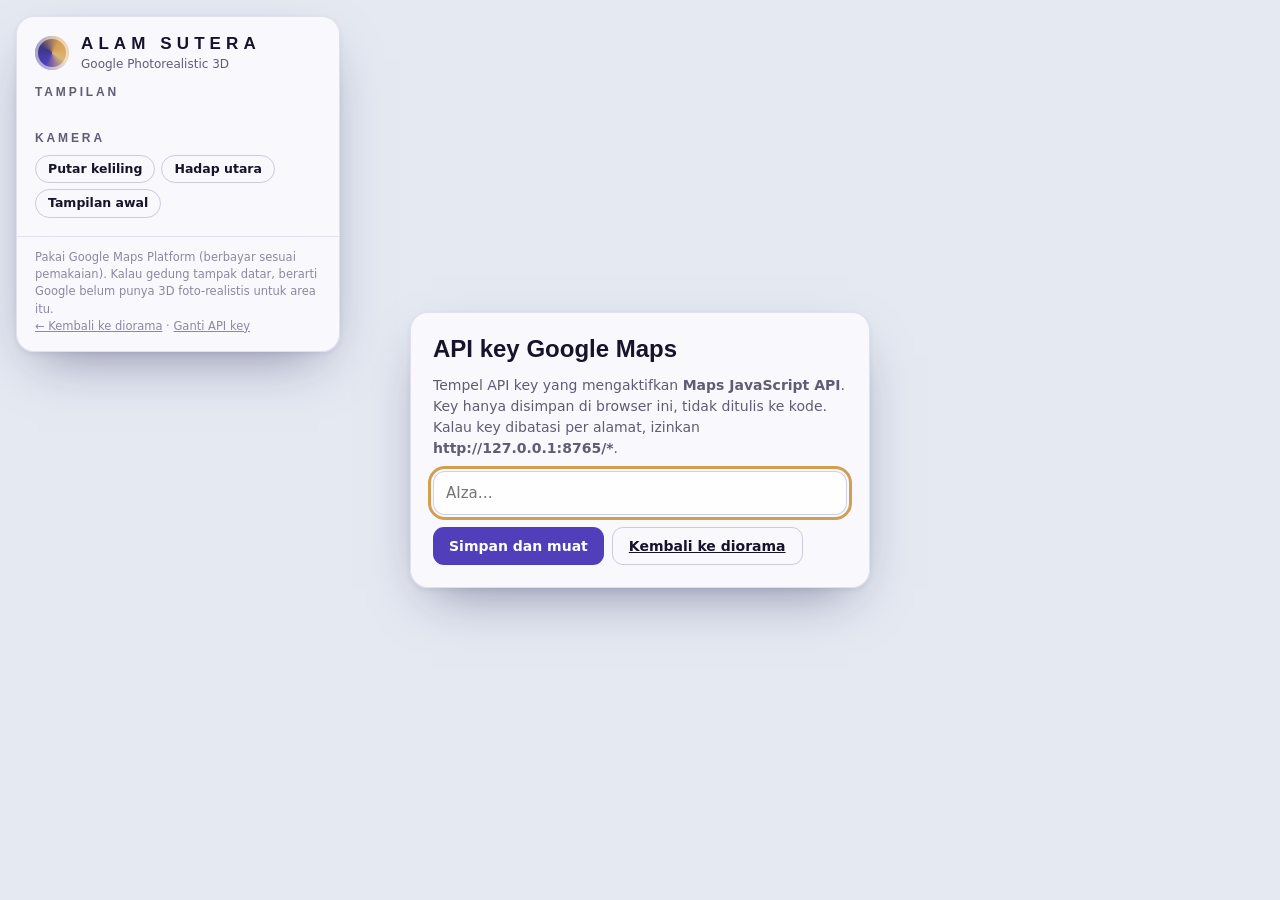
<file: web/google3d.html>
<!doctype html>
<html lang="id">
<head>
    <meta charset="utf-8">
    <meta name="viewport" content="width=device-width, initial-scale=1, viewport-fit=cover">
    <title>Alam Sutera Google 3D</title>
    <meta name="description" content="Alam Sutera di Google Photorealistic 3D Maps (gmp-map-3d): batas kawasan, area luar digelapkan, landmark bisa diklik.">
    <meta name="theme-color" content="#3D3782">
    <link rel="stylesheet" href="map/alsut3d.css">
    <style>
        gmp-map-3d { position: fixed; inset: 0; }
        .keybox { position: fixed; z-index: 40; left: 50%; top: 50%; transform: translate(-50%, -50%); width: min(460px, calc(100vw - 32px)); padding: 22px; display: grid; gap: 12px; }
        .keybox h2 { margin: 0; font-family: var(--display); font-weight: 600; font-size: 24px; }
        .keybox p { margin: 0; color: var(--muted); font-size: 14px; line-height: 1.5; }
        .keybox input { height: 44px; padding: 0 12px; border-radius: 12px; border: 1px solid var(--line-2); background: var(--panel-strong); color: var(--text); font: 500 15px/1 var(--body); }
        .gm-raw { font: 12px/1.45 ui-monospace, Menlo, monospace; color: var(--faint); word-break: break-all; }
        .rail.g3d { bottom: auto; }
        .rail.g3d .rail-body { flex: none; }
        .row-btns { display: flex; flex-wrap: wrap; gap: 6px; }
        @media (max-width: 760px) { .rail.g3d .rail-body { display: none; } .rail.g3d.open .rail-body { display: grid; } }
    </style>
</head>
<body data-sky="day">
    <div class="loader" id="loader" role="status" aria-live="polite">
        <div class="loader-mark">Alam Sutera</div>
        <div class="loader-bar"><span id="loaderBar"></span></div>
        <p id="loaderText">Memuat Google 3D…</p>
    </div>

    <aside class="rail panel g3d" id="rail" aria-label="Panel peta Google 3D">
        <div class="rail-head">
            <span class="mark-dot" aria-hidden="true"></span>
            <div class="wordmark"><b>Alam Sutera</b><span>Google Photorealistic 3D</span></div>
            <button class="icon-btn rail-toggle" id="railToggle" type="button" aria-expanded="false" aria-controls="railBody" aria-label="Buka pengaturan tampilan">
                <svg viewBox="0 0 24 24" width="20" height="20" aria-hidden="true"><path d="M12 3 2 8l10 5 10-5-10-5Zm-7.6 8.8L2 13l10 5 10-5-2.4-1.2L12 15.6 4.4 11.8Zm0 5L2 18l10 5 10-5-2.4-1.2L12 20.6l-7.6-3.8Z" fill="currentColor"/></svg>
            </button>
        </div>
        <div class="rail-body" id="railBody">
            <section class="sect" aria-labelledby="hView">
                <h3 id="hView">Tampilan</h3>
                <div class="toggles" id="toggles"></div>
            </section>
            <section class="sect" aria-labelledby="hCam">
                <h3 id="hCam">Kamera</h3>
                <div class="row-btns">
                    <button class="pill" type="button" id="orbit">Putar keliling</button>
                    <button class="pill" type="button" id="north">Hadap utara</button>
                    <button class="pill" type="button" id="home">Tampilan awal</button>
                </div>
            </section>
        </div>
        <div class="rail-foot">
            Pakai Google Maps Platform (berbayar sesuai pemakaian). Kalau gedung tampak datar, berarti Google belum punya 3D foto-realistis untuk area itu.
            <br><a href="index.html">← Kembali ke diorama</a> · <button class="linkish" id="forgetKey" type="button">Ganti API key</button>
        </div>
    </aside>

    <section class="card panel" id="card" hidden aria-live="polite">
        <button class="x" id="cardClose" type="button" aria-label="Tutup">×</button>
        <div class="eyebrow" id="cardCat"></div>
        <h2 id="cardTitle"></h2>
        <dl class="tiles" id="cardTiles"></dl>
        <div class="actions">
            <button class="btn" id="cardGo" type="button">Dekati</button>
            <button class="btn ghost" id="cardClose2" type="button">Tutup</button>
        </div>
    </section>

    <form class="keybox panel" id="keybox" hidden>
        <h2>API key Google Maps</h2>
        <p>Tempel API key yang mengaktifkan <b>Maps JavaScript API</b>. Key hanya disimpan di browser ini, tidak ditulis ke kode. Kalau key dibatasi per alamat, izinkan <b>http://127.0.0.1:8765/*</b>.</p>
        <input id="keyInput" type="password" autocomplete="off" placeholder="AIza…" aria-label="API key Google Maps" required>
        <div class="actions"><button class="btn" type="submit">Simpan dan muat</button><a class="btn ghost" href="index.html">Kembali ke diorama</a></div>
    </form>

    <section class="keybox panel" id="gmErr" hidden aria-live="assertive">
        <h2>Google Maps menolak API key ini</h2>
        <p id="gmErrText"></p>
        <p class="gm-raw" id="gmErrRaw"></p>
        <div class="actions"><button class="btn" id="gmErrKey" type="button">Ganti API key</button><a class="btn ghost" href="index.html">Kembali ke diorama</a></div>
    </section>

    <div class="toast panel" id="toast" role="status" hidden></div>

    <script type="module">
    const $ = (id) => document.getElementById(id);
    const params = new URLSearchParams(location.search);
    const KEY_STORE = 'alsut.gmaps.key';
    // Terjemahkan kode error Google Maps (biasanya hanya muncul di console) jadi penyebab + cara memperbaiki.
    const GM_ERR = {
        ApiNotActivatedMapError: 'Maps JavaScript API belum diaktifkan di project Google Cloud pemilik key ini. Buka Google Cloud Console → APIs & Services → Library → aktifkan "Maps JavaScript API".',
        BillingNotEnabledMapError: 'Billing belum aktif di project Google Cloud pemilik key ini. Aktifkan billing di Google Cloud Console → Billing.',
        RefererNotAllowedMapError: 'Key ini dibatasi per website, dan alamat ' + location.origin + ' belum diizinkan. Di Google Cloud Console → Credentials → key ini → Website restrictions, tambahkan ' + location.origin + '/* dan http://localhost:8765/*.',
        ApiTargetBlockedMapError: 'Key ini dibatasi per API, dan Maps JavaScript API belum ada di daftar API yang diizinkan. Tambahkan di Credentials → key ini → API restrictions.',
        InvalidKeyMapError: 'API key tidak valid. Cek lagi key-nya (salin ulang tanpa spasi).',
        MissingKeyMapError: 'API key kosong.',
        ExpiredKeyMapError: 'API key sudah kedaluwarsa. Buat key baru.',
        DeletedApiProjectMapError: 'Project Google Cloud untuk key ini sudah dihapus. Pakai key dari project lain.',
        InvalidClientIdMapError: 'Client ID tidak valid.',
    };
    function showGmError(code, raw) {
        const el = document.getElementById('gmErr');
        if (!el || !el.hidden) return;
        document.getElementById('gmErrText').textContent = (GM_ERR[code] || 'Google Maps menolak permintaan ini.') +
            ' Kalau key ini diambil dari app mobile (Android/iOS), key itu memang tidak bisa dipakai di web: buat key baru dengan pembatasan Website.';
        document.getElementById('gmErrRaw').textContent = 'Kode dari Google: ' + code + (raw ? ' · ' + raw.slice(0, 220) : '');
        document.getElementById('loader').hidden = true;
        el.hidden = false;
    }
    for (const lvl of ['error', 'warn']) {
        const orig = console[lvl].bind(console);
        console[lvl] = (...args) => {
            try {
                const m = args.map((a) => (a && a.message) || String(a)).join(' ');
                const code = Object.keys(GM_ERR).find((k) => m.includes(k)) || (/Google Maps JavaScript API (error|warning)/.test(m) && lvl === 'error' ? 'Lainnya' : null);
                if (code) showGmError(code, m);
            } catch (e) { /* jangan ganggu console asli */ }
            orig(...args);
        };
    }
    const M = 0.1;
    const CAT = {
        belanja: ['Belanja', '#503EBA'], kuliner: ['Kuliner', '#D29F52'], kesehatan: ['Kesehatan', '#C2412F'], pendidikan: ['Pendidikan', '#1683E1'],
        ibadah: ['Ibadah', '#7A74B0'], hotel: ['Hotel', '#295E9F'], rekreasi: ['Rekreasi', '#2E8A5B'], layanan: ['Layanan', '#434456'],
        kantor: ['Kantor', '#3D3782'], transport: ['Transportasi', '#A4783D'],
    };
    const esc = (v) => String(v).replace(/[&<>"']/g, (c) => ({ '&': '&amp;', '<': '&lt;', '>': '&gt;', '"': '&quot;', "'": '&#39;' }[c]));
    let toastTimer = 0;
    function toast(msg, ms = 4200) { const el = $('toast'); el.textContent = msg; el.hidden = false; clearTimeout(toastTimer); toastTimer = setTimeout(() => { el.hidden = true; }, ms); }
    function loadStep(p, t) { $('loaderBar').style.width = p + '%'; if (t) $('loaderText').textContent = t; }
    function loadDone() { const el = $('loader'); el.classList.add('done'); setTimeout(() => { el.hidden = true; }, 650); }
    function fail(msg) { $('loaderText').textContent = msg; $('loader').classList.add('error'); }
    function getKey() {
        const q = params.get('key');
        if (q) { try { localStorage.setItem(KEY_STORE, q); } catch (e) { /* tetap jalan tanpa simpan */ } return q; }
        try { return localStorage.getItem(KEY_STORE) || ''; } catch (e) { return ''; }
    }
    $('keybox').addEventListener('submit', (e) => {
        e.preventDefault();
        const v = $('keyInput').value.trim();
        if (!v) return;
        try { localStorage.setItem(KEY_STORE, v); } catch (err) { toast('Browser menolak menyimpan key; key dipakai untuk sesi ini saja.'); }
        location.search = localStorage.getItem(KEY_STORE) ? '' : '?key=' + encodeURIComponent(v);
    });
    document.getElementById('gmErrKey').addEventListener('click', () => { try { localStorage.removeItem(KEY_STORE); } catch (e) { /* abaikan */ } location.href = 'google3d.html'; });
    $('forgetKey').addEventListener('click', () => { try { localStorage.removeItem(KEY_STORE); } catch (e) { /* abaikan */ } location.href = 'google3d.html'; });
    $('railToggle').addEventListener('click', () => {
        const open = !$('rail').classList.contains('open');
        $('rail').classList.toggle('open', open);
        $('railToggle').setAttribute('aria-expanded', String(open));
    });

    function loadMaps(key) {
        return new Promise((resolve, reject) => {
            window.gm_authFailure = () => setTimeout(() => showGmError('AuthFailure', 'gm_authFailure: key ditolak (lihat kode di atas kalau ada)'), 300);
            window.__alsutGmReady = resolve;
            const s = document.createElement('script');
            s.src = 'https://maps.googleapis.com/maps/api/js?key=' + encodeURIComponent(key) + '&v=weekly&libraries=maps3d,marker&language=id&region=ID&loading=async&callback=__alsutGmReady';
            s.async = true;
            s.onerror = () => reject(new Error('Script Google Maps gagal dimuat (cek internet / blokir jaringan kantor).'));
            document.head.appendChild(s);
        });
    }

    async function main() {
        const key = getKey();
        if (!key) { $('loader').hidden = true; $('keybox').hidden = false; $('keyInput').focus(); return; }
        loadStep(15, 'Memuat data kawasan…');
        const D = await (await fetch('data/alsut-map.json')).json();
        loadStep(35, 'Menghubungi Google Maps…');
        await loadMaps(key);
        const { Map3DElement, Marker3DInteractiveElement, Marker3DElement, Polyline3DElement, Polygon3DElement } = await google.maps.importLibrary('maps3d');
        const { PinElement } = await google.maps.importLibrary('marker');
        loadStep(70, 'Menyusun Alam Sutera…');

        // Data lokal (desimeter dari titik tengah) → lat/lng.
        const [lat0, lon0] = D.meta.center, kx = D.meta.kx, ky = D.meta.ky;
        const LL = (x, y, alt = 0) => ({ lat: lat0 + (y * M) / ky, lng: lon0 + (x * M) / kx, altitude: alt });
        const ringLL = (flat) => { const out = []; for (let i = 0; i + 1 < flat.length; i += 2) out.push(LL(flat[i], flat[i + 1])); return out; };
        const boundary = ringLL(D.boundary), holes = (D.boundaryHoles || []).map(ringLL);
        const lats = boundary.map((p) => p.lat), lngs = boundary.map((p) => p.lng);
        const bb = { south: Math.min(...lats), north: Math.max(...lats), west: Math.min(...lngs), east: Math.max(...lngs) };
        const center = { lat: (bb.south + bb.north) / 2, lng: (bb.west + bb.east) / 2, altitude: 0 };
        const homeCam = { center, range: 5600, tilt: 58, heading: innerWidth >= innerHeight ? 90 : 0 };

        const map = new Map3DElement({
            ...homeCam, mode: 'HYBRID', defaultUIHidden: false, gestureHandling: 'GREEDY',
            bounds: { south: bb.south - 0.02, north: bb.north + 0.02, west: bb.west - 0.02, east: bb.east + 0.02 },
        });
        document.body.prepend(map);
        map.addEventListener('gmp-error', () => toast('Google 3D melaporkan galat. Cek key, billing, dan koneksi.'));

        // Gelapkan luar kawasan: persegi besar dengan lubang berbentuk Alam Sutera.
        const pad = 0.08;
        const dim = new Polygon3DElement({ altitudeMode: 'CLAMP_TO_GROUND', fillColor: 'rgba(20, 18, 58, 0.58)', strokeColor: 'rgba(0, 0, 0, 0)', strokeWidth: 0 });
        dim.path = [{ lat: bb.north + pad, lng: bb.west - pad }, { lat: bb.north + pad, lng: bb.east + pad }, { lat: bb.south - pad, lng: bb.east + pad }, { lat: bb.south - pad, lng: bb.west - pad }];
        dim.innerPaths = [boundary.map(({ lat, lng }) => ({ lat, lng }))];
        const edges = [boundary, ...holes].map((r) => {
            const e = new Polyline3DElement({ altitudeMode: 'CLAMP_TO_GROUND', strokeColor: '#D29F52', strokeWidth: 7, outerColor: '#3D3782', outerWidth: 0.4, drawsOccludedSegments: true });
            e.path = [...r, r[0]];
            return e;
        });

        const landmarks = D.pois.filter((p) => p.lm).map((p) => {
            const [label, color] = CAT[p.cat] || CAT.layanan;
            const m = new Marker3DInteractiveElement({
                position: LL(p.x, p.y, (p.h ? p.h * M : 10) + 14), altitudeMode: 'RELATIVE_TO_GROUND', extruded: true, label: p.name, title: p.name,
            });
            m.append(new PinElement({ background: color, borderColor: '#ffffff', glyphColor: '#ffffff' }));
            m.addEventListener('gmp-click', () => showPoi(p, label, color));
            return m;
        });
        const clusters = D.clusters.filter((c) => c.ha >= 6).map((c) => {
            const m = new Marker3DElement({ position: LL(c.c[0], c.c[1], 30), altitudeMode: 'RELATIVE_TO_GROUND', label: c.name });
            m.append(new PinElement({ background: '#D29F52', borderColor: '#3D3782', glyphColor: '#3D3782', scale: 0.8 }));
            return m;
        });

        const layers = { dim: [dim], edge: edges, landmarks, clusters };
        const state = { dim: true, edge: true, landmarks: true, clusters: false, labels: true };
        const apply = () => {
            for (const [k, els] of Object.entries(layers)) for (const el of els) { if (state[k] && !el.isConnected) map.append(el); if (!state[k] && el.isConnected) el.remove(); }
            map.mode = state.labels ? 'HYBRID' : 'SATELLITE';
        };
        const TOG = [['dim', 'Gelapkan luar kawasan'], ['edge', 'Garis batas'], ['landmarks', 'Landmark (' + landmarks.length + ')'], ['clusters', 'Nama cluster besar (' + clusters.length + ')'], ['labels', 'Label jalan Google']];
        $('toggles').innerHTML = TOG.map(([k, label]) => '<button class="tog" type="button" role="switch" aria-checked="' + state[k] + '" data-k="' + k + '">' + esc(label) + '<span class="sw" aria-hidden="true" style="margin-left:auto"></span></button>').join('');
        $('toggles').addEventListener('click', (e) => {
            const b = e.target.closest('[data-k]');
            if (!b) return;
            state[b.dataset.k] = !state[b.dataset.k];
            b.setAttribute('aria-checked', String(state[b.dataset.k]));
            apply();
        });
        apply();

        const fly = (cam, ms = 1800) => map.flyCameraTo({ endCamera: cam, durationMillis: ms });
        $('home').addEventListener('click', () => fly(homeCam));
        $('north').addEventListener('click', () => fly({ center: map.center, range: map.range, tilt: map.tilt, heading: 0 }, 900));
        $('orbit').addEventListener('click', () => map.flyCameraAround({ camera: { center: map.center, range: map.range, tilt: map.tilt, heading: map.heading }, durationMillis: 45000, repeatCount: 1 }));

        let cardGo = null;
        function showPoi(p, label, color) {
            $('cardCat').innerHTML = '<span class="dot" style="background:' + color + '"></span>' + esc(label);
            $('cardTitle').textContent = p.name;
            const tiles = [['Tinggi bangunan', p.h ? '±' + Math.round(p.h * M) + ' m' : null], ['Lantai', p.lv ? String(p.lv) : null]].filter(([, v]) => v);
            $('cardTiles').innerHTML = tiles.map(([k, v]) => '<div class="tile"><dt>' + esc(k) + '</dt><dd>' + esc(v) + '</dd></div>').join('');
            cardGo = () => fly({ center: LL(p.x, p.y, 0), range: Math.max(380, (p.h || 0) * M * 6), tilt: 64, heading: map.heading });
            $('card').hidden = false;
        }
        const closeCard = () => { $('card').hidden = true; };
        $('cardClose').addEventListener('click', closeCard);
        $('cardClose2').addEventListener('click', closeCard);
        $('cardGo').addEventListener('click', () => { if (cardGo) cardGo(); });
        loadStep(100, 'Siap');
        setTimeout(loadDone, 400);
    }
    main().catch((e) => { console.error(e); fail('Google 3D gagal dimuat: ' + e.message); });
    </script>
</body>
</html>
</file>
<file: web/map/alsut3d.css>
/* Alam Sutera 3D. Bahasa visual ASG (violet regal, emas songket, Optima + Avenir Next).
   Layout: panel kiri (cari, lapisan, waktu, kategori), kontrol peta di kanan, kartu info di kanan bawah.
   Panel ikut fase langit: siang = kertas sutra terang, senja/malam = violet tua dengan aksen emas. */
:root {
    --violet: #503EBA; --regal: #3D3782; --woven: #7A74B0; --vgrey: #D3D1E7;
    --gold: #D29F52; --gold-root: #A4783D; --songket: #DCB677; --gold-light: #F4ECDE;
    --panel: rgba(251, 250, 254, .9); --panel-strong: rgba(255, 255, 255, .97);
    --text: #16132a; --muted: #5f5d74; --faint: #8b89a0; --line: rgba(61, 55, 130, .13); --line-2: rgba(61, 55, 130, .24);
    --accent: var(--violet); --accent-ink: #ffffff; --accent-soft: rgba(80, 62, 186, .09);
    --shadow: 0 22px 54px -22px rgba(29, 22, 74, .5), 0 2px 6px rgba(29, 22, 74, .07);
    --display: "Optima Nova LT Pro", Optima, Candara, "Segoe UI", sans-serif;
    --body: "Semplicita Pro", "Avenir Next", Avenir, "Segoe UI", system-ui, -apple-system, sans-serif;
    --r: 18px;
    --daygrad: linear-gradient(90deg, #191740 0%, #2a2752 21%, #b98a76 24.5%, #f3c99b 27%, #bcd8f0 33%, #bcd8f0 69%, #f3c99b 74%, #b98a76 76.5%, #2a2752 80%, #191740 100%);
}
body[data-sky="night"], body[data-sky="dusk"] {
    --panel: rgba(25, 21, 56, .86); --panel-strong: rgba(31, 27, 66, .97);
    --text: #f2f0fb; --muted: #bdb9da; --faint: #8f8bb4; --line: rgba(211, 209, 231, .13); --line-2: rgba(211, 209, 231, .25);
    --accent: var(--songket); --accent-ink: #1d1a3c; --accent-soft: rgba(220, 182, 119, .13);
    --shadow: 0 22px 54px -22px rgba(0, 0, 0, .75), 0 2px 6px rgba(0, 0, 0, .3);
}
* { box-sizing: border-box; }
html, body { margin: 0; height: 100%; overflow: hidden; background: #e4e9f2; color: var(--text); font-family: var(--body); }
#scene { position: fixed; inset: 0; }
#scene canvas { display: block; touch-action: none; }
.panel {
    background: var(--panel); border: 1px solid var(--line); box-shadow: var(--shadow); border-radius: var(--r);
    -webkit-backdrop-filter: blur(16px) saturate(1.25); backdrop-filter: blur(16px) saturate(1.25);
}
button { font-family: inherit; }
:focus-visible { outline: 3px solid var(--gold); outline-offset: 2px; }
[hidden] { display: none !important; }

/* ---------- pemuat ---------- */
.loader { position: fixed; inset: 0; z-index: 50; display: grid; place-content: center; gap: 18px; background: radial-gradient(120% 80% at 50% 0%, #f6f4fc, #e3e0ef); transition: opacity .6s; }
.loader-mark { font-family: var(--display); font-weight: 600; letter-spacing: .5em; padding-left: .5em; text-transform: uppercase; font-size: 22px; color: var(--regal); text-align: center; }
.loader p { margin: 0; color: #5f5d74; text-align: center; max-width: 470px; padding: 0 16px; font-size: 14px; }
.loader-bar { width: 220px; height: 3px; border-radius: 9px; background: rgba(61, 55, 130, .12); overflow: hidden; justify-self: center; }
.loader-bar span { display: block; height: 100%; width: 0; background: linear-gradient(90deg, var(--violet), var(--gold)); transition: width .3s; }
.loader.done { opacity: 0; pointer-events: none; }
.loader.error .loader-bar { display: none; }

/* ---------- panel kiri ---------- */
.rail {
    position: fixed; z-index: 10; display: flex; flex-direction: column; overflow: hidden; width: 324px;
    top: calc(16px + env(safe-area-inset-top, 0px)); bottom: calc(16px + env(safe-area-inset-bottom, 0px)); left: max(16px, env(safe-area-inset-left, 0px));
}
.rail-head { display: flex; align-items: center; gap: 12px; padding: 18px 18px 12px; }
.mark-dot { width: 34px; height: 34px; border-radius: 50%; flex: none; background: conic-gradient(from 210deg, var(--violet), var(--regal), var(--gold), var(--songket), var(--violet)); box-shadow: inset 0 0 0 3px rgba(255, 255, 255, .55); }
.wordmark { display: grid; line-height: 1.1; min-width: 0; }
.wordmark b { font-family: var(--display); font-weight: 600; font-size: 17px; letter-spacing: .3em; text-transform: uppercase; }
.wordmark span { font-size: 12px; color: var(--muted); margin-top: 4px; }
.icon-btn { width: 38px; height: 38px; border-radius: 11px; border: 1px solid var(--line-2); background: transparent; color: var(--text); display: grid; place-items: center; cursor: pointer; }
.rail-toggle { margin-left: auto; display: none; }
.rail-search { padding: 0 18px 14px; position: relative; }
.search-field { display: flex; align-items: center; gap: 9px; height: 44px; padding: 0 12px; border-radius: 12px; background: var(--panel-strong); border: 1px solid var(--line-2); color: var(--muted); }
.search-field:focus-within { border-color: var(--accent); }
.search-field input { flex: 1; min-width: 0; border: 0; background: transparent; color: var(--text); font: 500 15px/1 var(--body); outline: none; }
.results { list-style: none; margin: 8px 0 0; padding: 4px; border-radius: 12px; background: var(--panel-strong); border: 1px solid var(--line); max-height: min(46vh, 340px); overflow: auto; }
.results button { width: 100%; display: flex; align-items: center; gap: 10px; padding: 9px 10px; border: 0; border-radius: 9px; background: transparent; color: var(--text); text-align: left; font: 500 14px/1.25 var(--body); cursor: pointer; }
.results button:hover, .results button:focus-visible { background: var(--accent-soft); }
.results small { margin-left: auto; padding-left: 8px; color: var(--faint); white-space: nowrap; font-size: 12px; }
.results .empty { padding: 12px; color: var(--muted); font-size: 14px; }
.rail-body { flex: 1; overflow: auto; padding: 2px 18px 18px; display: grid; gap: 22px; align-content: start; scrollbar-width: thin; }
.stats { display: grid; grid-template-columns: repeat(3, 1fr); border: 1px solid var(--line); border-radius: 14px; overflow: hidden; }
.stats div { padding: 11px 10px 10px; display: grid; gap: 4px; min-width: 0; }
.stats div + div { border-left: 1px solid var(--line); }
.stats b { font-family: var(--display); font-weight: 600; font-size: 21px; line-height: 1; font-variant-numeric: tabular-nums; }
.stats span { font-size: 11.5px; color: var(--muted); }
.sect h3 { margin: 0 0 10px; font-family: var(--display); font-weight: 600; font-size: 12px; letter-spacing: .24em; text-transform: uppercase; color: var(--muted); }
.toggles { display: grid; gap: 2px; }
.tog { display: flex; align-items: center; gap: 11px; width: 100%; padding: 8px 8px; border: 0; border-radius: 11px; background: transparent; color: var(--text); font: 500 14.5px/1.2 var(--body); text-align: left; cursor: pointer; }
.tog:hover { background: var(--accent-soft); }
.tog .ic { width: 30px; height: 30px; border-radius: 9px; display: grid; place-items: center; background: var(--accent-soft); color: var(--accent); flex: none; }
.tog .n { margin-left: auto; color: var(--faint); font-size: 12px; font-variant-numeric: tabular-nums; }
.sw { width: 36px; height: 21px; border-radius: 99px; background: var(--line-2); position: relative; flex: none; transition: background .2s; }
.sw::after { content: ""; position: absolute; top: 2.5px; left: 2.5px; width: 16px; height: 16px; border-radius: 50%; background: #fff; box-shadow: 0 1px 3px rgba(0, 0, 0, .25); transition: transform .2s; }
.tog[aria-checked="true"] .sw { background: var(--accent); }
.tog[aria-checked="true"] .sw::after { transform: translateX(15px); }
.time-read { display: flex; align-items: baseline; gap: 10px; }
.time-read b { font-family: var(--display); font-weight: 600; font-size: 36px; line-height: 1; letter-spacing: .02em; font-variant-numeric: tabular-nums; }
.time-read span { color: var(--muted); font-size: 13px; }
.slider { -webkit-appearance: none; appearance: none; width: 100%; height: 30px; margin: 8px 0 2px; background: transparent; cursor: pointer; }
.slider::-webkit-slider-runnable-track { height: 8px; border-radius: 99px; background: var(--daygrad); }
.slider::-moz-range-track { height: 8px; border-radius: 99px; background: var(--daygrad); }
.slider::-webkit-slider-thumb { -webkit-appearance: none; width: 22px; height: 22px; margin-top: -7px; border-radius: 50%; background: var(--gold); border: 3px solid #fff; box-shadow: 0 2px 8px rgba(0, 0, 0, .3); }
.slider::-moz-range-thumb { width: 16px; height: 16px; border-radius: 50%; background: var(--gold); border: 3px solid #fff; box-shadow: 0 2px 8px rgba(0, 0, 0, .3); }
.ticks { display: flex; justify-content: space-between; font-size: 11px; color: var(--faint); font-variant-numeric: tabular-nums; }
.presets { display: flex; flex-wrap: wrap; gap: 6px; margin-top: 12px; }
.pill { border: 1px solid var(--line-2); background: transparent; color: var(--text); border-radius: 99px; padding: 7px 12px; font: 600 12.5px/1 var(--body); cursor: pointer; }
.pill:hover { background: var(--accent-soft); }
.pill[aria-pressed="true"] { background: var(--accent); border-color: var(--accent); color: var(--accent-ink); }
.legend { display: grid; grid-template-columns: 1fr 1fr; gap: 8px 12px; font-size: 13px; color: var(--muted); }
.legend span { display: flex; align-items: center; gap: 8px; }
.dot { width: 10px; height: 10px; border-radius: 3px; flex: none; display: inline-block; }
.rail-foot { padding: 12px 18px 16px; border-top: 1px solid var(--line); font-size: 11.5px; line-height: 1.5; color: var(--faint); }
.rail-foot a { color: inherit; }

/* ---------- kontrol peta ---------- */
.ctl { position: fixed; z-index: 10; right: max(16px, env(safe-area-inset-right, 0px)); top: 50%; transform: translateY(-50%); display: grid; padding: 5px; border-radius: 16px; }
.ctl button { width: 44px; height: 44px; border: 0; border-radius: 11px; background: transparent; color: var(--text); display: grid; place-items: center; cursor: pointer; font: 700 13px/1 var(--body); letter-spacing: .04em; }
.ctl button:hover { background: var(--accent-soft); }
.ctl hr { border: 0; height: 1px; background: var(--line); margin: 4px 7px; }

/* ---------- kartu info ---------- */
.card { position: fixed; z-index: 12; right: calc(78px + env(safe-area-inset-right, 0px)); bottom: calc(16px + env(safe-area-inset-bottom, 0px)); width: min(384px, calc(100vw - 32px)); padding: 18px 18px 16px; }
.card .eyebrow { display: flex; align-items: center; gap: 8px; font-size: 11.5px; font-weight: 700; letter-spacing: .14em; text-transform: uppercase; color: var(--muted); }
.card h2 { margin: 9px 36px 14px 0; font-family: var(--display); font-weight: 600; font-size: 25px; line-height: 1.12; text-wrap: balance; }
.tiles { display: grid; grid-template-columns: 1fr 1fr; gap: 8px; margin: 0 0 14px; }
.tile { border: 1px solid var(--line); border-radius: 12px; padding: 9px 11px 10px; min-width: 0; }
.tile dt { font-size: 11.5px; color: var(--muted); margin-bottom: 5px; }
.tile dd { margin: 0; font-family: var(--display); font-weight: 600; font-size: 17px; line-height: 1.15; font-variant-numeric: tabular-nums; overflow-wrap: anywhere; }
.actions { display: flex; gap: 8px; }
.btn { border: 0; border-radius: 11px; background: var(--accent); color: var(--accent-ink); font: 700 14px/1 var(--body); padding: 11px 16px; cursor: pointer; }
.btn.ghost { background: transparent; color: var(--text); border: 1px solid var(--line-2); }
.card .note { margin: 12px 0 0; font-size: 12px; line-height: 1.45; color: var(--muted); }
.x { position: absolute; top: 10px; right: 10px; width: 34px; height: 34px; border: 0; border-radius: 50%; background: transparent; color: var(--text); font-size: 22px; line-height: 1; cursor: pointer; }
.x:hover { background: var(--accent-soft); }

.toast { position: fixed; z-index: 30; top: calc(18px + env(safe-area-inset-top, 0px)); left: 50%; transform: translateX(-50%); padding: 10px 14px; border-radius: 12px; font-size: 14px; max-width: calc(100vw - 32px); }

/* ---------- label di peta (CSS2DRenderer memakai elemen luar; gaya di .lbl-in) ---------- */
.lbl { pointer-events: none; }
.lbl-in { white-space: nowrap; font-family: var(--body); }
.lbl-in.lm, .lbl-in.poi { position: relative; display: flex; align-items: center; gap: 7px; cursor: pointer; pointer-events: auto; color: #16132a; background: rgba(255, 255, 255, .95); border: 1px solid rgba(61, 55, 130, .14); }
.lbl-in.lm { padding: 5px 11px 5px 8px; border-radius: 10px; font-size: 12.5px; font-weight: 600; transform: translateY(-16px); box-shadow: 0 8px 18px -8px rgba(29, 22, 74, .5); }
.lbl-in.lm::after { content: ""; position: absolute; left: 50%; bottom: -5px; width: 9px; height: 9px; background: inherit; border-right: inherit; border-bottom: inherit; transform: translateX(-50%) rotate(45deg); }
.lbl-in.poi { padding: 3px 9px 3px 6px; border-radius: 8px; font-size: 11.5px; font-weight: 500; transform: translateY(-8px); }
.lbl-in.poi .dot { width: 8px; height: 8px; }
.lbl-in.cl { font-family: var(--display); font-weight: 600; font-size: 11.5px; letter-spacing: .22em; text-transform: uppercase; color: #3D3782; cursor: pointer; pointer-events: auto; text-shadow: 0 0 2px #fff, 0 0 6px #fff, 0 0 12px rgba(255, 255, 255, .9); }
.lbl-in.area { font-family: var(--display); font-weight: 600; font-size: 30px; letter-spacing: .55em; text-transform: uppercase; color: #3D3782; text-shadow: 0 0 6px #fff, 0 0 20px rgba(255, 255, 255, .9); }
body[data-sky="night"] .lbl-in.lm, body[data-sky="night"] .lbl-in.poi, body[data-sky="dusk"] .lbl-in.lm, body[data-sky="dusk"] .lbl-in.poi { background: rgba(31, 27, 66, .94); color: #f2f0fb; border-color: rgba(220, 182, 119, .35); }
body[data-sky="night"] .lbl-in.cl, body[data-sky="dusk"] .lbl-in.cl { color: #ece6ff; text-shadow: 0 0 3px #000, 0 0 10px rgba(0, 0, 0, .8); }
body[data-sky="night"] .lbl-in.area, body[data-sky="dusk"] .lbl-in.area { color: #DCB677; text-shadow: 0 0 8px #000, 0 0 20px rgba(0, 0, 0, .7); }

/* ---------- layar kecil: panel jadi bar atas yang bisa dibuka ---------- */
@media (max-width: 760px) {
    .rail { bottom: auto; width: auto; right: max(16px, env(safe-area-inset-right, 0px)); max-height: calc(100vh - 32px); }
    .rail-head { padding: 12px 12px 10px; }
    .rail-search { padding: 0 12px 12px; }
    .rail-toggle { display: grid; }
    .rail-body, .rail-foot { display: none; }
    .rail.open .rail-body { display: grid; padding: 2px 12px 14px; }
    .rail.open .rail-foot { display: block; }
    .ctl { top: auto; transform: none; bottom: calc(16px + env(safe-area-inset-bottom, 0px)); }
    .card { left: max(16px, env(safe-area-inset-left, 0px)); right: calc(78px + env(safe-area-inset-right, 0px)); width: auto; }
    .tiles { grid-template-columns: 1fr 1fr; }
}
@media (prefers-reduced-motion: reduce) { .loader, .sw, .sw::after { transition: none; } }
.linkish { border: 0; background: none; padding: 0; color: inherit; font: inherit; text-decoration: underline; cursor: pointer; }

/* ---------- keluhan ---------- */
.live { display: flex; align-items: center; gap: 8px; font-size: 13px; color: var(--muted); margin-bottom: 10px; }
.live-dot { width: 9px; height: 9px; border-radius: 50%; background: var(--faint); flex: none; }
.live[data-state="on"] .live-dot { background: #2E9A5B; animation: livepulse 2s infinite; }
.live[data-state="err"] .live-dot { background: #E0453A; }
@keyframes livepulse { 0% { box-shadow: 0 0 0 0 rgba(46, 154, 91, .55); } 70% { box-shadow: 0 0 0 8px rgba(46, 154, 91, 0); } 100% { box-shadow: 0 0 0 0 rgba(46, 154, 91, 0); } }
.stage-chips { display: grid; grid-template-columns: 1fr 1fr; gap: 6px; }
.stage-chip { display: flex; align-items: center; gap: 8px; padding: 8px 10px; border-radius: 10px; border: 1px solid var(--line-2); background: transparent; color: var(--text); font: 600 13px/1.1 var(--body); cursor: pointer; text-align: left; }
.stage-chip:hover { background: var(--accent-soft); }
.stage-chip b { margin-left: auto; font-family: var(--display); font-size: 16px; font-variant-numeric: tabular-nums; }
.stage-chip[aria-pressed="false"] { opacity: .45; }
.stage-chip .dot, .todo-item .dot { border-radius: 50%; }
.todo { display: grid; gap: 2px; margin-top: 12px; }
.todo-h { font-size: 11px; font-weight: 700; letter-spacing: .14em; text-transform: uppercase; color: var(--faint); margin-bottom: 4px; }
.todo-item { display: grid; grid-template-columns: auto 1fr; gap: 2px 9px; align-items: center; padding: 8px; border: 0; border-radius: 10px; background: transparent; color: var(--text); text-align: left; cursor: pointer; font: 500 13.5px/1.25 var(--body); }
.todo-item:hover { background: var(--accent-soft); }
.todo-item .dot { grid-row: 1 / 3; }
.todo-item small { grid-column: 2; color: var(--muted); font-size: 12px; }
.todo-item em { color: #E0453A; font-style: normal; font-weight: 700; }
.cnote { font-size: 12.5px; color: var(--muted); margin: 8px 0 0; line-height: 1.45; }
.cpin { position: relative; display: block; width: 16px; height: 16px; padding: 0; border: 2px solid #fff; border-radius: 50% 50% 50% 0; background: var(--c, #E0453A); transform: translate(0, -11px) rotate(-45deg); box-shadow: 0 3px 8px rgba(0, 0, 0, .35); cursor: pointer; pointer-events: auto; }
.cpin.late { box-shadow: 0 0 0 3px rgba(224, 69, 58, .55), 0 3px 8px rgba(0, 0, 0, .35); }
.cpin.baru::after, .cpin.fresh::after { content: ""; position: absolute; inset: -7px; border-radius: 50%; border: 2px solid var(--c, #E0453A); animation: cpulse 1.6s ease-out infinite; }
.cpin.fresh::after { border-width: 3px; animation-duration: 1s; }
@keyframes cpulse { from { transform: scale(.55); opacity: .95; } to { transform: scale(1.9); opacity: 0; } }
.far .cpin { width: 10px; height: 10px; border-width: 1.5px; }
.timeline { list-style: none; margin: 0 0 14px 5px; padding: 0 0 0 14px; border-left: 2px solid var(--line-2); display: grid; gap: 7px; }
.timeline li { position: relative; display: flex; justify-content: space-between; gap: 12px; font-size: 13px; }
.timeline li::before { content: ""; position: absolute; left: -20px; top: 4px; width: 10px; height: 10px; border-radius: 50%; background: var(--accent); }
.timeline span { color: var(--muted); }
.timeline b { font-variant-numeric: tabular-nums; }
@media (prefers-reduced-motion: reduce) { .cpin::after, .live-dot { animation: none !important; } }
/* cincin keluhan baru / terpilih (HTML, hanya beberapa) */
.cfresh { position: relative; width: 18px; height: 18px; border-radius: 50%; pointer-events: none; }
.cfresh::before, .cfresh::after { content: ""; position: absolute; inset: 0; border-radius: 50%; border: 3px solid var(--c, #E0453A); animation: cpulse 1.2s ease-out infinite; }
.cfresh::after { animation-delay: .6s; }
.cfresh.sel::before, .cfresh.sel::after { border-color: #DCB677; animation-duration: 1.6s; }
.toast { display: flex; align-items: center; gap: 12px; }
.toast-btn { border: 0; border-radius: 9px; background: var(--accent); color: var(--accent-ink); font: 700 13px/1 var(--body); padding: 8px 12px; cursor: pointer; flex: none; }
@media (prefers-reduced-motion: reduce) { .cfresh::before, .cfresh::after { animation: none !important; } }

/* ---------- notifikasi keluhan baru ---------- */
.notifs { position: fixed; z-index: 35; top: calc(16px + env(safe-area-inset-top, 0px)); right: calc(80px + env(safe-area-inset-right, 0px)); width: min(380px, calc(100vw - 32px)); display: grid; gap: 10px; pointer-events: none; }
.notif { position: relative; display: grid; grid-template-columns: auto minmax(0, 1fr); gap: 13px; padding: 15px 16px 17px 15px; border-radius: 16px; overflow: hidden; pointer-events: auto; background: var(--panel-strong); animation: notif-in .4s cubic-bezier(.2, .9, .3, 1.15) both; }
.notif.out { animation: notif-out .26s ease-in forwards; }
@keyframes notif-in { from { transform: translateX(28px) scale(.97); opacity: 0; } to { transform: none; opacity: 1; } }
@keyframes notif-out { to { transform: translateX(28px); opacity: 0; } }
.notif-ic { position: relative; width: 42px; height: 42px; border-radius: 50%; display: grid; place-items: center; color: #fff; background: var(--c); box-shadow: 0 8px 18px -8px var(--c); }
.notif-ic::after { content: ""; position: absolute; inset: -5px; border-radius: 50%; border: 2px solid var(--c); opacity: .55; animation: cpulse 1.6s ease-out infinite; }
.notif-body { min-width: 0; padding-right: 20px; }
.notif-top { display: flex; justify-content: space-between; gap: 10px; font-size: 11px; font-weight: 800; letter-spacing: .14em; text-transform: uppercase; color: var(--c); }
.notif-top time { color: var(--faint); letter-spacing: .02em; font-weight: 600; font-variant-numeric: tabular-nums; }
.notif h4 { margin: 5px 0 3px; font-family: var(--display); font-weight: 600; font-size: 19px; line-height: 1.15; }
.notif p { margin: 0; font-size: 13.5px; line-height: 1.4; color: var(--muted); display: -webkit-box; -webkit-line-clamp: 2; -webkit-box-orient: vertical; overflow: hidden; }
.notif-meta { display: flex; align-items: center; gap: 6px; margin-top: 8px; font-size: 12px; color: var(--faint); }
.notif-meta svg { flex: none; color: var(--c); }
.notif-act { display: flex; gap: 8px; margin-top: 12px; }
.notif-act .btn { padding: 9px 13px; font-size: 13px; }
.notif-x { position: absolute; top: 9px; right: 9px; width: 28px; height: 28px; border: 0; border-radius: 50%; background: transparent; color: var(--muted); font-size: 18px; line-height: 1; cursor: pointer; }
.notif-x:hover { background: var(--accent-soft); }
.notif-bar { position: absolute; left: 0; bottom: 0; height: 3px; width: 100%; background: var(--c); transform-origin: left; animation: notif-timer 12s linear forwards; }
.notif:hover .notif-bar { animation-play-state: paused; }
@keyframes notif-timer { from { transform: scaleX(1); } to { transform: scaleX(0); } }
.bell { margin-left: auto; width: 30px; height: 30px; flex: none; border-radius: 9px; border: 1px solid var(--line-2); background: transparent; color: var(--text); display: grid; place-items: center; cursor: pointer; }
.bell:hover { background: var(--accent-soft); }
.bell .slash { display: none; }
.bell[aria-pressed="false"] { color: var(--faint); }
.bell[aria-pressed="false"] .slash { display: inline; }
@media (max-width: 760px) { .notifs { right: max(16px, env(safe-area-inset-right, 0px)); top: calc(110px + env(safe-area-inset-top, 0px)); } }
@media (prefers-reduced-motion: reduce) { .notif, .notif.out, .notif-ic::after { animation: none !important; } }
.card .note { white-space: pre-line; }

/* ---------- Jelajah (orang ketiga) ---------- */
.ctl #walkBtn[aria-pressed="true"] { background: var(--accent); color: var(--accent-ink); }
body.walking .ctl > :not(#walkBtn) { display: none; }
body.walk-pick #scene canvas { cursor: crosshair; }
body.walking #scene canvas { cursor: grab; }
body.walking #scene canvas:active { cursor: grabbing; }
body.walking .card { right: calc(16px + env(safe-area-inset-right, 0px)); bottom: calc(222px + env(safe-area-inset-bottom, 0px)); }
.wk-hud kbd, .wk-pick kbd { display: inline-grid; place-items: center; min-width: 22px; height: 22px; padding: 0 6px; border-radius: 6px; border: 1px solid var(--line-2); border-bottom-width: 2px;
    background: var(--panel-strong); color: var(--text); font: 700 11px/1 var(--body); }
.wk-pick { position: fixed; z-index: 11; top: calc(16px + env(safe-area-inset-top, 0px)); left: 0; right: 0; margin: 0 auto; width: max-content; max-width: calc(100vw - 32px); display: flex; align-items: center; gap: 12px;
    padding: 9px 9px 9px 16px; border-radius: 99px; font-size: 14px; font-weight: 600; white-space: nowrap; animation: wk-in .35s ease both; }
@keyframes wk-in { from { opacity: 0; transform: translateY(8px); } to { opacity: 1; transform: none; } }
.wk-pick .btn { padding: 8px 14px; font-size: 13px; }
.wk-pick-dot { width: 12px; height: 12px; border-radius: 50%; background: var(--gold); box-shadow: 0 0 0 0 rgba(210, 159, 82, .6); animation: wk-ping 1.4s ease-out infinite; flex: none; }
@keyframes wk-ping { to { box-shadow: 0 0 0 12px rgba(210, 159, 82, 0); } }
.wk-hud { position: fixed; inset: 0; z-index: 11; pointer-events: none; }
.wk-hud > * { pointer-events: auto; }
.wk-loc { position: absolute; top: calc(16px + env(safe-area-inset-top, 0px)); left: 0; right: 0; margin: 0 auto; width: max-content; display: flex; align-items: center; gap: 10px;
    padding: 8px 8px 8px 14px; border-radius: 99px; max-width: min(560px, calc(100vw - 32px)); color: var(--text); }
.wk-loc > svg { color: var(--gold); flex: none; }
.wk-loc-t { display: grid; min-width: 0; line-height: 1.15; }
.wk-place { font-family: var(--display); font-weight: 600; font-size: 17px; white-space: nowrap; overflow: hidden; text-overflow: ellipsis; }
.wk-road { font-size: 12px; color: var(--muted); white-space: nowrap; overflow: hidden; text-overflow: ellipsis; }
.wk-move { flex: none; margin-left: 6px; border: 1px solid var(--line-2); background: transparent; color: var(--text); border-radius: 99px; padding: 8px 13px; font: 700 12.5px/1 var(--body); cursor: pointer; }
.wk-move:hover { background: var(--accent-soft); }
.wk-prompt { position: absolute; left: 0; right: 0; margin: 0 auto; width: max-content; bottom: calc(78px + env(safe-area-inset-bottom, 0px)); display: flex; align-items: center; gap: 10px;
    padding: 9px 16px 9px 10px; border-radius: 99px; color: var(--text); font: 600 14px/1.2 var(--body); cursor: pointer; max-width: calc(100vw - 32px); animation: wk-in .25s ease both; }
.wk-prompt span { white-space: nowrap; overflow: hidden; text-overflow: ellipsis; }
.wk-prompt kbd { background: var(--accent); color: var(--accent-ink); border-color: transparent; }
.wk-help { position: absolute; left: 0; right: 0; margin: 0 auto; width: max-content; bottom: calc(16px + env(safe-area-inset-bottom, 0px)); display: flex; align-items: center; flex-wrap: wrap; justify-content: center;
    gap: 6px 16px; padding: 9px 14px; border-radius: 14px; font-size: 12.5px; color: var(--muted); max-width: calc(100vw - 460px); }
.wk-help span { display: inline-flex; align-items: center; gap: 4px; white-space: nowrap; }
.wk-help-x { border: 0; background: transparent; color: var(--faint); font-size: 17px; line-height: 1; cursor: pointer; padding: 2px 4px; }
.wk-map { position: absolute; right: calc(16px + env(safe-area-inset-right, 0px)); bottom: calc(16px + env(safe-area-inset-bottom, 0px)); width: 190px; height: 190px; padding: 0;
    border-radius: 50%; overflow: visible; cursor: crosshair; border: 3px solid var(--gold); }
.wk-map canvas { display: block; width: 100%; height: 100%; border-radius: 50%; }
.wk-n { position: absolute; left: 0; top: 0; width: 18px; height: 18px; border-radius: 50%; display: grid; place-items: center; background: var(--regal); color: #fff;
    font: 800 10px/1 var(--body); pointer-events: none; }
.wk-joy, .wk-jump { display: none; }
.wk-hud.touch .wk-joy { display: block; position: absolute; left: calc(22px + env(safe-area-inset-left, 0px)); bottom: calc(26px + env(safe-area-inset-bottom, 0px)); width: 138px; height: 138px;
    border-radius: 50%; background: rgba(255, 255, 255, .22); border: 2px solid rgba(255, 255, 255, .55); -webkit-backdrop-filter: blur(6px); backdrop-filter: blur(6px); touch-action: none; }
.wk-joy i { position: absolute; left: 50%; top: 50%; width: 58px; height: 58px; margin: -29px 0 0 -29px; border-radius: 50%; background: var(--violet); border: 3px solid var(--gold); box-shadow: var(--shadow); }
.wk-hud.touch .wk-jump { display: grid; place-items: center; position: absolute; right: calc(86px + env(safe-area-inset-right, 0px)); bottom: calc(34px + env(safe-area-inset-bottom, 0px));
    width: 66px; height: 66px; border-radius: 50%; border: 3px solid var(--gold); background: var(--violet); color: #fff; touch-action: none; }
.wk-hud.touch .wk-help { bottom: auto; top: calc(72px + env(safe-area-inset-top, 0px)); left: 12px; right: 150px; margin: 0; width: auto; max-width: none; justify-content: flex-start; gap: 4px 12px; }
.wk-hud.touch .wk-prompt { bottom: calc(184px + env(safe-area-inset-bottom, 0px)); }
.wk-hud.touch .wk-map { bottom: auto; top: calc(72px + env(safe-area-inset-top, 0px)); right: calc(12px + env(safe-area-inset-right, 0px)); width: 124px; height: 124px; }
.wk-fade { position: fixed; inset: 0; z-index: 9; background: #fff; opacity: 0; pointer-events: none; }
.wk-fade.on { animation: wk-fade .5s ease; }
@keyframes wk-fade { 30% { opacity: .85; } 100% { opacity: 0; } }
@media (max-width: 760px) {
    body.walking .rail { display: none; }
    body.walking .card { bottom: calc(190px + env(safe-area-inset-bottom, 0px)); left: max(16px, env(safe-area-inset-left, 0px)); right: max(16px, env(safe-area-inset-right, 0px)); }
    .wk-pick { top: auto; bottom: calc(16px + env(safe-area-inset-bottom, 0px)); left: max(16px, env(safe-area-inset-left, 0px)); right: calc(84px + env(safe-area-inset-right, 0px));
        margin: 0; width: auto; max-width: none; white-space: normal; border-radius: 16px; }
    .wk-help { max-width: calc(100vw - 32px); }
}
@media (prefers-reduced-motion: reduce) { .wk-pick, .wk-prompt, .wk-pick-dot, .wk-fade.on { animation: none !important; } }

/* mode jelajah: panel kiri disembunyikan supaya layar bersih */
body.walking .rail, body.walking .notifs { display: none; }

/* jelajah v2: label mode kamera, petunjuk kunci mouse, peta besar (M) */
.wk-move kbd { min-width: 18px; height: 18px; padding: 0 4px; margin-left: 4px; font-size: 10px; }
.wk-view { position: absolute; top: calc(74px + env(safe-area-inset-top, 0px)); left: 0; right: 0; margin: 0 auto; width: max-content; padding: 6px 12px; border-radius: 99px;
    font: 700 12px/1 var(--body); letter-spacing: .08em; text-transform: uppercase; color: var(--muted); opacity: 0; pointer-events: none; }
.wk-view.flash { animation: wk-flash 1.6s ease both; }
@keyframes wk-flash { 0% { opacity: 0; transform: translateY(-6px); } 15%, 70% { opacity: 1; transform: none; } 100% { opacity: 0; } }
.wk-lock { position: absolute; top: 58%; left: 0; right: 0; margin: 0 auto; width: max-content; max-width: calc(100vw - 32px); padding: 10px 16px; border-radius: 99px; font-size: 14px; font-weight: 600; pointer-events: none; }
.bigmap { position: fixed; inset: 0; z-index: 40; background: rgba(14, 12, 34, .78); -webkit-backdrop-filter: blur(6px); backdrop-filter: blur(6px); }
.bigmap canvas { position: absolute; inset: 20px 20px 70px; width: calc(100% - 40px); height: calc(100% - 90px); border-radius: 18px; cursor: crosshair; touch-action: none; box-shadow: 0 30px 80px -30px rgba(0, 0, 0, .7); }
.bigmap-hint { position: absolute; bottom: 18px; left: 0; right: 0; margin: 0 auto; width: max-content; max-width: calc(100vw - 32px); padding: 9px 16px; border-radius: 99px; font-size: 13px; color: var(--text); }
.bigmap-hint kbd { display: inline-grid; place-items: center; min-width: 20px; height: 20px; padding: 0 5px; border-radius: 6px; border: 1px solid var(--line-2); background: var(--panel-strong); font: 700 11px/1 var(--body); }
.bigmap-x { position: absolute; top: 30px; right: 30px; width: 42px; height: 42px; border-radius: 50%; font-size: 22px; line-height: 1; color: var(--text); cursor: pointer; }
</file>
